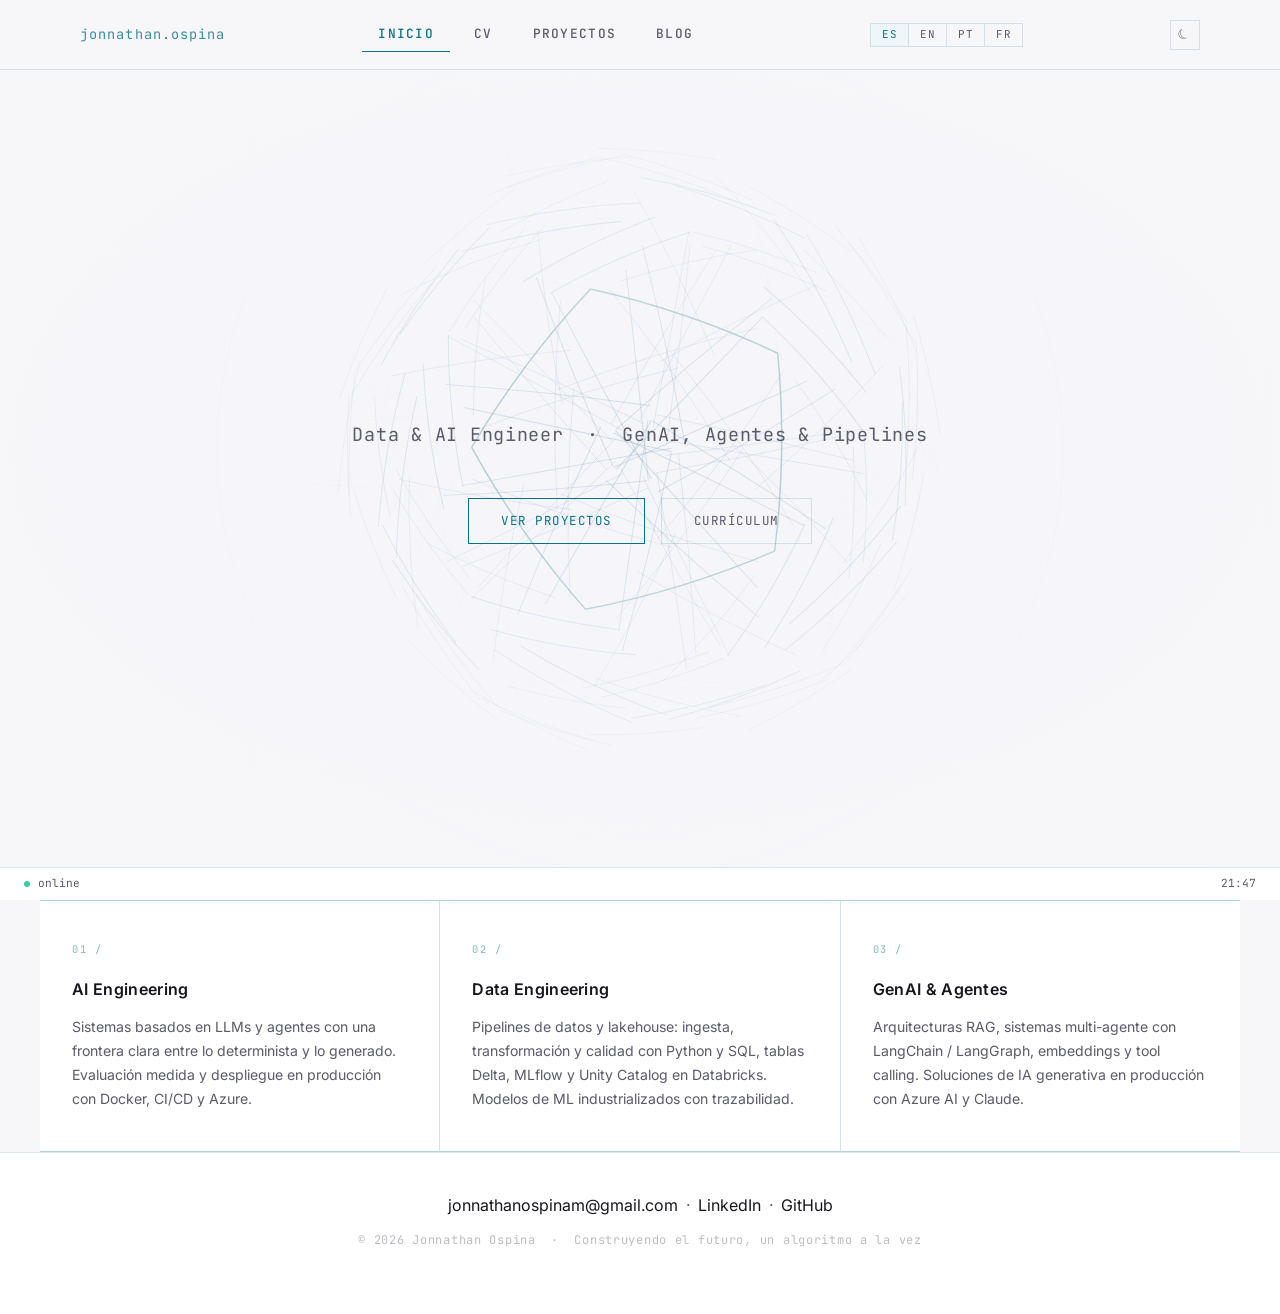
<file: index.html>
<!DOCTYPE html>
<html lang="es">
<head>
    <meta charset="UTF-8">
    <meta name="viewport" content="width=device-width, initial-scale=1.0">
    <title>Jonnathan Ospina — Data &amp; AI Engineer</title>
    <meta name="description" content="Data &amp; AI Engineer en Madrid. LLMs, sistemas de agentes, pipelines de datos y machine learning en producción. Certificado Azure AI Engineer.">
    <meta name="author" content="Jonnathan Ospina Montalvo">
    <meta name="theme-color" content="#0a0a0f">
    <script>(function(){try{var t=localStorage.getItem('theme')||(matchMedia('(prefers-color-scheme: light)').matches?'light':'dark');document.documentElement.setAttribute('data-theme',t);}catch(e){}})();</script>
    <link rel="canonical" href="https://www.jonnathanospina.com/">

    <!-- Open Graph -->
    <meta property="og:type" content="website">
    <meta property="og:url" content="https://www.jonnathanospina.com/">
    <meta property="og:title" content="Jonnathan Ospina — Data &amp; AI Engineer">
    <meta property="og:description" content="LLMs, sistemas de agentes, pipelines de datos y machine learning en producción. Certificado Azure AI Engineer.">
    <meta property="og:image" content="https://www.jonnathanospina.com/assets/og-image.png">
    <meta property="og:locale" content="es_ES">
    <meta name="twitter:card" content="summary_large_image">

    <!-- JSON-LD -->
    <script type="application/ld+json">
    {
      "@context": "https://schema.org",
      "@type": "Person",
      "name": "Jonnathan Ospina Montalvo",
      "url": "https://www.jonnathanospina.com",
      "email": "mailto:jonnathanospinam@gmail.com",
      "jobTitle": "Data & AI Engineer",
      "image": "https://www.jonnathanospina.com/assets/og-image.png",
      "address": { "@type": "PostalAddress", "addressLocality": "Madrid", "addressCountry": "ES" },
      "sameAs": [
        "https://www.linkedin.com/in/jonnathanospinam",
        "https://github.com/JonDScode"
      ],
      "knowsAbout": ["Generative AI", "LLMs", "Agent Systems", "RAG", "Machine Learning", "Data Science", "Python", "Azure AI", "MLOps"]
    }
    </script>

    <link href="https://fonts.googleapis.com/css2?family=Inter:wght@300;400;500;600;700&family=JetBrains+Mono:wght@300;400&display=swap" rel="stylesheet">
    <link rel="stylesheet" href="CSS/design-system.css">
    <style>
        /* ── HERO ── */
        .hero {
            position: relative;
            min-height: 100vh;
            display: flex;
            flex-direction: column;
            justify-content: center;
            align-items: center;
            text-align: center;
            padding: 8rem 2rem 4rem;
            overflow: hidden;
        }

        #hyperbolic-canvas {
            position: absolute;
            inset: 0;
            width: 100%;
            height: 100%;
            z-index: 0;
        }

        .hero::after {
            content: '';
            position: absolute;
            inset: 0;
            background: radial-gradient(
                ellipse 70% 60% at 50% 50%,
                rgba(10,10,15,0.55) 0%,
                rgba(10,10,15,0.82) 60%,
                rgba(10,10,15,0.97) 100%
            );
            z-index: 1;
            pointer-events: none;
        }

        :root[data-theme="light"] .hero::after {
            background: radial-gradient(
                ellipse 70% 60% at 50% 50%,
                rgba(247,247,250,0.55) 0%,
                rgba(247,247,250,0.82) 60%,
                rgba(247,247,250,0.97) 100%
            );
        }

        .hero-content { position: relative; z-index: 2; }

        .hero h2 {
            font-size: clamp(0.9rem, 2vw, 1.15rem);
            color: var(--muted);
            font-weight: 400;
            margin-bottom: 3rem;
            font-family: 'JetBrains Mono', monospace;
            letter-spacing: 0.04em;
        }

        .hero-cta {
            display: flex;
            gap: 1rem;
            justify-content: center;
            flex-wrap: wrap;
        }

        /* ── SKILLS GRID ── */
        .skills-grid {
            display: grid;
            grid-template-columns: repeat(auto-fit, minmax(260px, 1fr));
            gap: 1px;
            background: var(--border);
            max-width: 1200px;
            margin: 0 auto;
            position: relative;
            z-index: 10;
            border-top: 1px solid var(--border);
            border-bottom: 1px solid var(--border);
        }

        .skill-card {
            background: var(--surface);
            padding: 2.5rem 2rem;
            transition: background 0.25s ease;
        }

        .skill-card:hover { background: var(--elevated); }

        .skill-index {
            font-family: 'JetBrains Mono', monospace;
            font-size: 0.65rem;
            color: var(--accent);
            opacity: 0.5;
            margin-bottom: 1.2rem;
            letter-spacing: 0.15em;
        }

        .skill-title {
            font-size: 1rem;
            font-weight: 600;
            color: var(--text);
            margin-bottom: 0.8rem;
            letter-spacing: 0.02em;
        }

        .skill-description {
            font-size: 0.88rem;
            line-height: 1.7;
            color: var(--muted);
        }

        @media (max-width: 768px) {
            .hero { padding: 7rem 1.5rem 3rem; }
            .skills-grid { grid-template-columns: 1fr; }
        }
    </style>
</head>
<body>
    <!-- Navigation -->
    <header class="nav-container">
        <nav class="navbar">
            <a href="#home" class="nav-logo">jonnathan.ospina</a>
            <div class="nav-links">
                <a href="#home" class="nav-btn active" data-i18n="nav.home">Inicio</a>
                <a href="pages/cv.html" class="nav-btn" data-i18n="nav.cv">CV</a>
                <a href="pages/projects.html" class="nav-btn" data-i18n="nav.projects">Proyectos</a>
                <a href="pages/blog.html" class="nav-btn" data-i18n="nav.blog">Blog</a>
            </div>
        </nav>
    </header>

    <!-- Hero Section -->
    <section class="hero" id="home">
        <canvas id="hyperbolic-canvas"></canvas>

        <div class="hero-content">
            <h2 data-i18n="index.subtitle">Data &amp; AI Engineer &nbsp;·&nbsp; GenAI, Agentes &amp; Pipelines</h2>
            <div class="hero-cta">
                <a href="pages/projects.html" class="btn-primary" data-i18n="index.cta.projects">Ver proyectos</a>
                <a href="pages/cv.html" class="btn-ghost" data-i18n="index.cta.cv">Currículum</a>
            </div>
        </div>
    </section>

    <!-- Skills Section -->
    <div class="skills-grid" id="skills">
        <div class="skill-card">
            <div class="skill-index">01 /</div>
            <h3 class="skill-title" data-i18n="index.card1.title">AI Engineering</h3>
            <p class="skill-description" data-i18n="index.card1.desc">Sistemas basados en LLMs y agentes con una frontera clara entre lo determinista y lo generado. Evaluación medida y despliegue en producción con Docker, CI/CD y Azure.</p>
        </div>
        <div class="skill-card">
            <div class="skill-index">02 /</div>
            <h3 class="skill-title" data-i18n="index.card2.title">Data Engineering</h3>
            <p class="skill-description" data-i18n="index.card2.desc">Pipelines de datos y lakehouse: ingesta, transformación y calidad con Python y SQL, tablas Delta, MLflow y Unity Catalog en Databricks. Modelos de ML industrializados con trazabilidad.</p>
        </div>
        <div class="skill-card">
            <div class="skill-index">03 /</div>
            <h3 class="skill-title" data-i18n="index.card3.title">GenAI &amp; Agentes</h3>
            <p class="skill-description" data-i18n="index.card3.desc">Arquitecturas RAG, sistemas multi-agente con LangChain / LangGraph, embeddings y tool calling. Soluciones de IA generativa en producción con Azure AI y Claude.</p>
        </div>
    </div>

    <!-- Footer -->
    <footer class="footer">
        <p>
            <a href="mailto:jonnathanospinam@gmail.com">jonnathanospinam@gmail.com</a>
            &nbsp;·&nbsp;
            <a href="https://www.linkedin.com/in/jonnathanospinam" target="_blank" rel="noopener">LinkedIn</a>
            &nbsp;·&nbsp;
            <a href="https://github.com/JonDScode" target="_blank" rel="noopener">GitHub</a>
        </p>
        <p class="footer-mono" data-i18n="index.footer">© 2026 Jonnathan Ospina &nbsp;·&nbsp; Construyendo el futuro, un algoritmo a la vez</p>
    </footer>

    <!-- Status Bar -->
    <div class="status-bar">
        <div class="status-item">
            <div class="status-dot"></div>
            <span>online</span>
        </div>
        <div class="status-item">
            <span id="current-time"></span>
        </div>
    </div>

    <!-- Analytics: crea la cuenta en https://www.goatcounter.com con el código "jonnathanospina" y descomenta -->
    <!-- <script data-goatcounter="https://jonnathanospina.goatcounter.com/count" async src="//gc.zgo.at/count.js"></script> -->
    <script src="JS/i18n.js"></script>
    <script src="JS/theme.js"></script>
    <script>
    /* ═══════════════════════════════════════════════════════════════
       MOSAICO HIPERBÓLICO — Disco de Poincaré
       Teselado {5,4}: pentágonos hiperbólicos, 4 por vértice
       Transformaciones de Möbius para generación exacta de tiles
    ═══════════════════════════════════════════════════════════════ */
    (function () {
        const canvas = document.getElementById('hyperbolic-canvas');
        const ctx    = canvas.getContext('2d');
        let W, H, R, cx, cy, t = 0;

        const mul  = ([ar,ai],[br,bi]) => [ar*br-ai*bi, ar*bi+ai*br];
        const sub  = ([ar,ai],[br,bi]) => [ar-br, ai-bi];
        const div  = ([ar,ai],[br,bi]) => { const d=br*br+bi*bi; return [(ar*br+ai*bi)/d,(ai*br-ar*bi)/d]; };
        const mod2 = ([r,i]) => r*r+i*i;
        const conj = ([r,i]) => [r,-i];
        const scale= ([r,i],s) => [r*s, i*s];

        function mobius(z, a) { return div(sub(z, a), sub([1,0], mul(conj(a), z))); }

        function diskRotate([x,y], theta) {
            return [x*Math.cos(theta)-y*Math.sin(theta), x*Math.sin(theta)+y*Math.cos(theta)];
        }

        function drawGeodesic(p1, p2, strokeColor, lineW) {
            const [x1,y1] = p1, [x2,y2] = p2;
            if (x1*x1+y1*y1 < 1e-9 || x2*x2+y2*y2 < 1e-9) {
                ctx.beginPath(); ctx.moveTo(cx+x1*R,cy+y1*R); ctx.lineTo(cx+x2*R,cy+y2*R);
                ctx.strokeStyle=strokeColor; ctx.lineWidth=lineW; ctx.stroke(); return;
            }
            const ma2=x1*x1+y1*y1, mb2=x2*x2+y2*y2;
            const ex=x1*(1+mb2)-x2*(1+ma2), ey=y1*(1+mb2)-y2*(1+ma2);
            const f=2*(x1*y2-y1*x2);
            if (Math.abs(f) < 1e-9) {
                ctx.beginPath(); ctx.moveTo(cx+x1*R,cy+y1*R); ctx.lineTo(cx+x2*R,cy+y2*R);
                ctx.strokeStyle=strokeColor; ctx.lineWidth=lineW; ctx.stroke(); return;
            }
            const ox=ey/f, oy=-ex/f;
            const rr=Math.sqrt((x1-ox)*(x1-ox)+(y1-oy)*(y1-oy));
            const a1=Math.atan2(y1-oy,x1-ox), a2=Math.atan2(y2-oy,x2-ox);
            let diff=a2-a1;
            while(diff>Math.PI) diff-=Math.PI*2;
            while(diff<-Math.PI) diff+=Math.PI*2;
            ctx.beginPath(); ctx.arc(cx+ox*R,cy+oy*R,rr*R,a1,a2,diff<0);
            ctx.strokeStyle=strokeColor; ctx.lineWidth=lineW; ctx.stroke();
        }

        const P=5, Q=4;
        const TILE_R=Math.sqrt(Math.cos(Math.PI/P+Math.PI/Q)/Math.cos(Math.PI/P-Math.PI/Q));

        function tileVertices(center, rotAngle) {
            const [cx_t,cy_t]=center, verts=[];
            for(let k=0;k<P;k++){
                const a=rotAngle+(2*Math.PI*k/P)+Math.PI/P;
                verts.push(mobius([TILE_R*Math.cos(a),TILE_R*Math.sin(a)],[-cx_t,-cy_t]));
            }
            return verts;
        }

        function drawTile(center,rotAngle,color,alpha,lw){
            const verts=tileVertices(center,rotAngle);
            ctx.save(); ctx.globalAlpha=alpha;
            for(let i=0;i<P;i++) drawGeodesic(verts[i],verts[(i+1)%P],color,lw);
            ctx.restore();
        }

        const STEP=2*TILE_R/(1+TILE_R*TILE_R);

        function generateTiles(depth){
            const seen=new Map(), EPS=1e-4;
            const key=([x,y])=>`${Math.round(x/EPS)},${Math.round(y/EPS)}`;
            const tiles=[], queue=[{c:[0,0],rot:0,d:0}];
            seen.set(key([0,0]),true);
            while(queue.length){
                const{c,rot,d}=queue.shift();
                tiles.push({c,rot});
                if(d>=depth) continue;
                for(let k=0;k<P;k++){
                    const edgeAngle=rot+(2*Math.PI*k/P)+Math.PI/P;
                    const dir=[Math.cos(edgeAngle),Math.sin(edgeAngle)];
                    const nc=mobius(scale(dir,STEP),scale(c,-1));
                    if(mod2(nc)>=0.97) continue;
                    const k2=key(nc);
                    if(!seen.has(k2)){ seen.set(k2,true); queue.push({c:nc,rot:edgeAngle+Math.PI-Math.PI/P,d:d+1}); }
                }
            }
            return tiles;
        }

        const TILES=generateTiles(4);

        function init(){
            canvas.width=canvas.offsetWidth; canvas.height=canvas.offsetHeight;
            W=canvas.width; H=canvas.height;
            R=Math.min(W,H)*0.47; cx=W/2; cy=H/2;
        }

        function frame(){
            t+=0.004;
            ctx.clearRect(0,0,W,H);
            ctx.fillStyle='#0a0a0f'; ctx.fillRect(0,0,W,H);
            ctx.save(); ctx.beginPath(); ctx.arc(cx,cy,R,0,Math.PI*2); ctx.clip();
            TILES.forEach(({c,rot})=>{
                const dist=Math.sqrt(mod2(c));
                const alpha=Math.pow(1-dist,1.4)*0.6;
                if(alpha<0.03) return;
                const r_v=Math.round(110+(167-110)*dist), g_v=Math.round(231+(139-231)*dist), b_v=Math.round(247+(250-247)*dist);
                drawTile(diskRotate(c,t*0.12),rot+t*0.12,`rgb(${r_v},${g_v},${b_v})`,alpha,(1-dist)*1.2+0.3);
            });
            ctx.restore();
            ctx.beginPath(); ctx.arc(cx,cy,R,0,Math.PI*2);
            ctx.strokeStyle='rgba(110,231,247,0.12)'; ctx.lineWidth=1; ctx.stroke();
            const grad=ctx.createRadialGradient(cx,cy,R*0.6,cx,cy,R);
            grad.addColorStop(0,'rgba(10,10,15,0)'); grad.addColorStop(1,'rgba(10,10,15,0.75)');
            ctx.beginPath(); ctx.arc(cx,cy,R,0,Math.PI*2); ctx.fillStyle=grad; ctx.fill();
            requestAnimationFrame(frame);
        }

        window.addEventListener('resize',init); init(); frame();
    })();

    function updateTime(){
        const el=document.getElementById('current-time');
        if(!el) return;
        el.textContent=new Date().toLocaleTimeString('es-ES',{hour12:false,hour:'2-digit',minute:'2-digit'});
    }
    updateTime(); setInterval(updateTime,60000);
    </script>
</body>
</html>
</file>
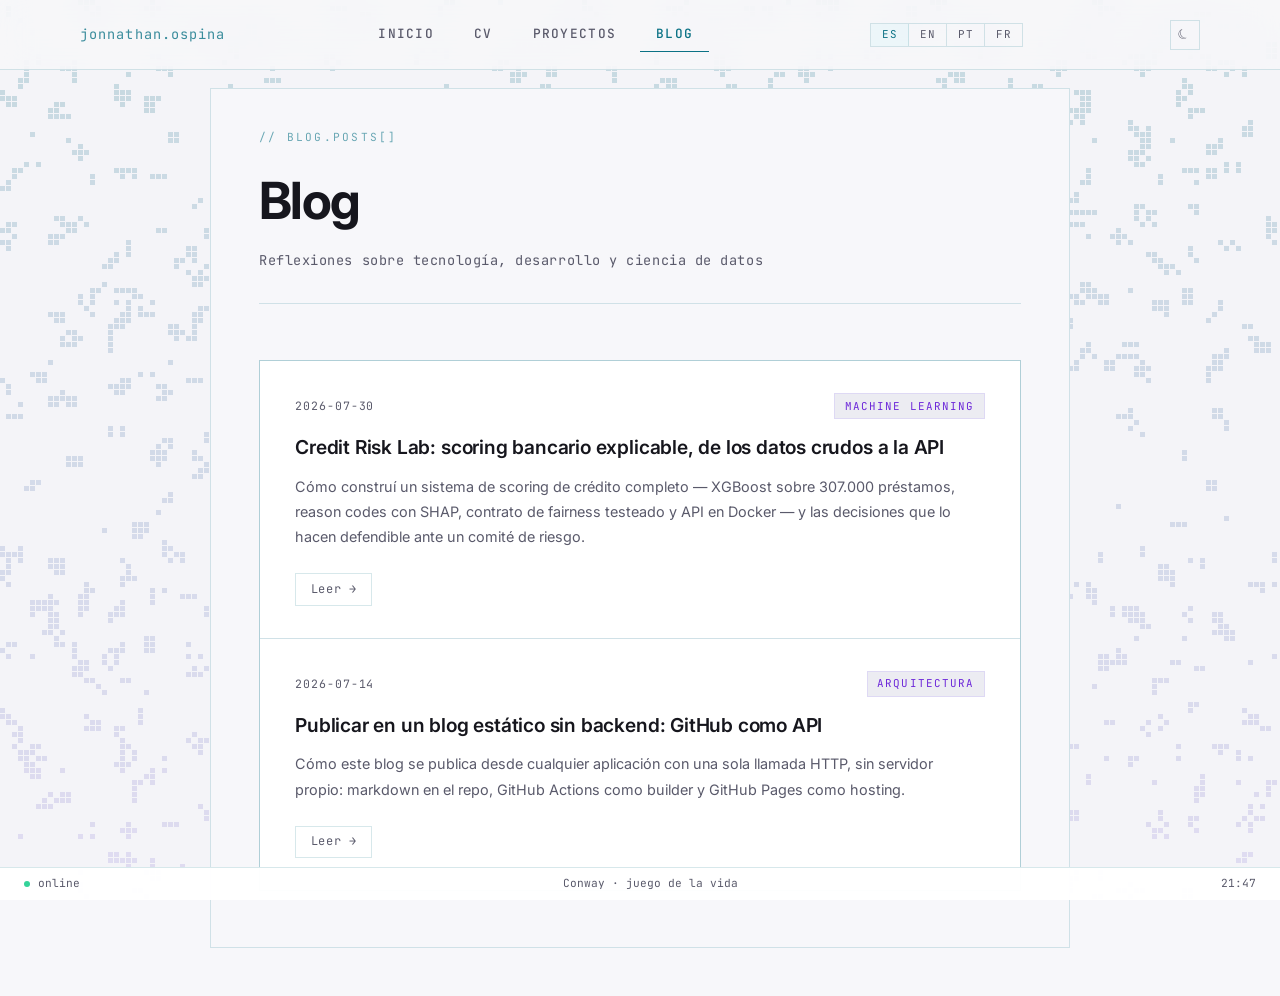
<file: pages/blog.html>
<!DOCTYPE html>
<html lang="es">
<head>
    <meta charset="UTF-8">
    <meta name="viewport" content="width=device-width, initial-scale=1.0">
    <title>Blog — Jonnathan Ospina · IA y Ciencia de Datos</title>
    <meta name="description" content="Artículos sobre inteligencia artificial, LLMs, agentes y ciencia de datos, escritos desde proyectos reales.">
    <meta name="author" content="Jonnathan Ospina Montalvo">
    <meta name="theme-color" content="#0a0a0f">
    <script>(function(){try{var t=localStorage.getItem('theme')||(matchMedia('(prefers-color-scheme: light)').matches?'light':'dark');document.documentElement.setAttribute('data-theme',t);}catch(e){}})();</script>
    <link rel="canonical" href="https://www.jonnathanospina.com/pages/blog.html">
    <meta property="og:type" content="website">
    <meta property="og:url" content="https://www.jonnathanospina.com/pages/blog.html">
    <meta property="og:title" content="Blog — Jonnathan Ospina · IA y Ciencia de Datos">
    <meta property="og:description" content="Artículos sobre inteligencia artificial, LLMs, agentes y ciencia de datos, escritos desde proyectos reales.">
    <meta property="og:image" content="https://www.jonnathanospina.com/assets/og-image.png">
    <meta property="og:locale" content="es_ES">
    <meta name="twitter:card" content="summary_large_image">
    <link href="https://fonts.googleapis.com/css2?family=Inter:wght@300;400;500;600;700&family=JetBrains+Mono:wght@300;400&display=swap" rel="stylesheet">
    <link rel="stylesheet" href="../CSS/design-system.css">
    <style>
        /* ── MAIN CONTAINER ── */
        /* Lienzo sólido entre la animación del canvas y el texto (legibilidad) */
        .main-container {
            max-width: 860px;
            margin: 5.5rem auto 3rem;
            padding: 2.5rem 3rem 3.5rem;
            position: relative;
            z-index: 10;
            background: var(--bg);
            border: 1px solid var(--border);
        }

        /* ── COMING SOON BANNER ── */
        .coming-soon {
            padding: 2.5rem;
            background: var(--surface);
            border: 1px solid var(--border);
            margin-bottom: 3rem;
            border-left: 3px solid var(--accent);
        }
        .coming-soon h2 {
            font-family: 'JetBrains Mono', monospace;
            font-size: 0.72rem;
            color: var(--accent);
            letter-spacing: 0.2em;
            text-transform: uppercase;
            opacity: 0.7;
            margin-bottom: 0.8rem;
        }
        .coming-soon p { color: var(--muted); font-size: 0.9rem; line-height: 1.8; }

        /* ── BLOG POSTS ── */
        .blog-posts {
            display: flex;
            flex-direction: column;
            gap: 1px;
            background: var(--border);
            border: 1px solid var(--border);
        }

        .blog-post {
            background: var(--surface);
            padding: 2rem 2.2rem;
            transition: background 0.25s;
        }

        .blog-post:hover { background: var(--elevated); }

        .post-meta {
            display: flex;
            justify-content: space-between;
            align-items: center;
            margin-bottom: 1rem;
            flex-wrap: wrap;
            gap: 0.5rem;
        }
        .post-date {
            font-family: 'JetBrains Mono', monospace;
            font-size: 0.72rem;
            color: var(--muted);
            letter-spacing: 0.08em;
        }
        .post-category {
            font-family: 'JetBrains Mono', monospace;
            font-size: 0.68rem;
            color: var(--accent2);
            letter-spacing: 0.1em;
            text-transform: uppercase;
            background: var(--elevated);
            border: 1px solid rgba(167, 139, 250, 0.2);
            padding: 0.2rem 0.6rem;
        }
        .post-title {
            font-size: 1.2rem;
            font-weight: 600;
            color: var(--text);
            margin-bottom: 0.8rem;
            letter-spacing: -0.01em;
            line-height: 1.35;
        }
        .post-excerpt {
            color: var(--muted);
            font-size: 0.9rem;
            line-height: 1.75;
            margin-bottom: 1.5rem;
        }
        .read-more {
            font-family: 'JetBrains Mono', monospace;
            font-size: 0.75rem;
            color: var(--muted);
            text-decoration: none;
            border: 1px solid var(--border);
            padding: 0.35rem 0.9rem;
            display: inline-block;
            transition: all 0.2s;
            background: transparent;
            letter-spacing: 0.06em;
        }
        .read-more:hover { color: var(--accent); border-color: rgba(110, 231, 247, 0.3); }

        @media (max-width: 768px) {
            .main-container { padding: 6rem 1.2rem 4rem; }
            .post-title { font-size: 1.05rem; }
            .post-meta { flex-direction: column; align-items: flex-start; }
        }
    </style>
</head>
<body>
    <canvas id="bg-canvas"></canvas>

    <!-- Navigation -->
    <header class="nav-container">
        <nav class="navbar">
            <a href="../index.html" class="nav-logo">jonnathan.ospina</a>
            <div class="nav-links">
                <a href="../index.html" class="nav-btn" data-i18n="nav.home">Inicio</a>
                <a href="cv.html" class="nav-btn" data-i18n="nav.cv">CV</a>
                <a href="projects.html" class="nav-btn" data-i18n="nav.projects">Proyectos</a>
                <a href="blog.html" class="nav-btn active" data-i18n="nav.blog">Blog</a>
            </div>
        </nav>
    </header>

    <main class="main-container">
        <div class="page-header">
            <div class="page-header-label" data-i18n="blog.label">// blog.posts[]</div>
            <h1 data-i18n="blog.title">Blog</h1>
            <p class="subtitle" data-i18n="blog.subtitle">Thoughts on technology, development, and data science</p>
        </div>

        <div class="blog-posts">
            <!-- POSTS:START -->
            <article class="blog-post">
                <div class="post-meta">
                    <span class="post-date">2026-07-30</span>
                    <span class="post-category">Machine Learning</span>
                </div>
                <h2 class="post-title" data-i18n="blog.post.credit-risk-lab.title">Credit Risk Lab: scoring bancario explicable, de los datos crudos a la API</h2>
                <p class="post-excerpt" data-i18n="blog.post.credit-risk-lab.desc">Cómo construí un sistema de scoring de crédito completo — XGBoost sobre 307.000 préstamos, reason codes con SHAP, contrato de fairness testeado y API en Docker — y las decisiones que lo hacen defendible ante un comité de riesgo.</p>
                <a href="blog/credit-risk-lab.html" class="read-more" data-i18n="blog.readmore">Leer &rarr;</a>
            </article>

            <article class="blog-post">
                <div class="post-meta">
                    <span class="post-date">2026-07-14</span>
                    <span class="post-category">Arquitectura</span>
                </div>
                <h2 class="post-title" data-i18n="blog.post.publicar-sin-backend.title">Publicar en un blog estático sin backend: GitHub como API</h2>
                <p class="post-excerpt" data-i18n="blog.post.publicar-sin-backend.desc">Cómo este blog se publica desde cualquier aplicación con una sola llamada HTTP, sin servidor propio: markdown en el repo, GitHub Actions como builder y GitHub Pages como hosting.</p>
                <a href="blog/publicar-sin-backend.html" class="read-more" data-i18n="blog.readmore">Leer &rarr;</a>
            </article>
<!-- POSTS:END -->
        </div>
    </main>

    <!-- Status Bar -->
    <div class="status-bar">
        <div class="status-item">
            <div class="status-dot"></div>
            <span>online</span>
        </div>
        <div class="status-item">
            <span data-i18n="status.conway">Conway · juego de la vida</span>
        </div>
        <div class="status-item">
            <span id="current-time"></span>
        </div>
    </div>

    <!-- Analytics: crea la cuenta en https://www.goatcounter.com con el código "jonnathanospina" y descomenta -->
    <!-- <script data-goatcounter="https://jonnathanospina.goatcounter.com/count" async src="//gc.zgo.at/count.js"></script> -->
    <script src="../JS/i18n.js"></script>
    <script src="../JS/blog-i18n.js"></script>
    <script src="../JS/theme.js"></script>
    <script>
    /* ── Juego de la Vida de Conway (fondo sutil) ── */
    (function(){
        const canvas=document.getElementById('bg-canvas');
        const ctx=canvas.getContext('2d');
        let W,H,cols,rows,grid,gen=0;
        const CELL=6,DENSITY=0.14,RESEED_EVERY=500;
        function seed(){
            grid=new Uint8Array(cols*rows);
            for(let i=0;i<grid.length;i++) grid[i]=Math.random()<DENSITY?1:0;
            gen=0;
        }
        function init(){
            canvas.width=window.innerWidth;canvas.height=window.innerHeight;
            W=canvas.width;H=canvas.height;
            cols=Math.floor(W/CELL);rows=Math.floor(H/CELL);
            ctx.fillStyle='#0a0a0f';ctx.fillRect(0,0,W,H);
            seed();
        }
        function step(){
            const next=new Uint8Array(cols*rows);
            let alive=0;
            for(let y=0;y<rows;y++){
                const yu=((y-1+rows)%rows)*cols, yc=y*cols, yd=((y+1)%rows)*cols;
                for(let x=0;x<cols;x++){
                    const xl=(x-1+cols)%cols, xr=(x+1)%cols;
                    const n=grid[yu+xl]+grid[yu+x]+grid[yu+xr]
                           +grid[yc+xl]           +grid[yc+xr]
                           +grid[yd+xl]+grid[yd+x]+grid[yd+xr];
                    const cell=grid[yc+x];
                    next[yc+x]=(cell===1&&(n===2||n===3))||(cell===0&&n===3)?1:0;
                    alive+=next[yc+x];
                }
            }
            grid=next;gen++;
            // Re-siembra cuando el mundo se estanca o se vacía
            if(gen>=RESEED_EVERY||alive<cols*rows*0.01) seed();
        }
        function draw(){
            ctx.fillStyle='rgba(10,10,15,0.32)';ctx.fillRect(0,0,W,H);
            for(let y=0;y<rows;y++){
                const p=y/rows;
                const rv=Math.round(110+(167-110)*p),gv=Math.round(231+(139-231)*p);
                ctx.fillStyle=`rgba(${rv},${gv},247,0.16)`;
                for(let x=0;x<cols;x++){
                    if(grid[y*cols+x]) ctx.fillRect(x*CELL,y*CELL,CELL-1,CELL-1);
                }
            }
        }
        let last=0;
        function frame(ts){if(ts-last>120){step();draw();last=ts;}requestAnimationFrame(frame);}
        window.addEventListener('resize',init);init();requestAnimationFrame(frame);
    })();
    function updateTime(){const el=document.getElementById('current-time');if(el)el.textContent=new Date().toLocaleTimeString('es-ES',{hour12:false,hour:'2-digit',minute:'2-digit'});}
    updateTime();setInterval(updateTime,60000);
    </script>
</body>
</html>
</file>
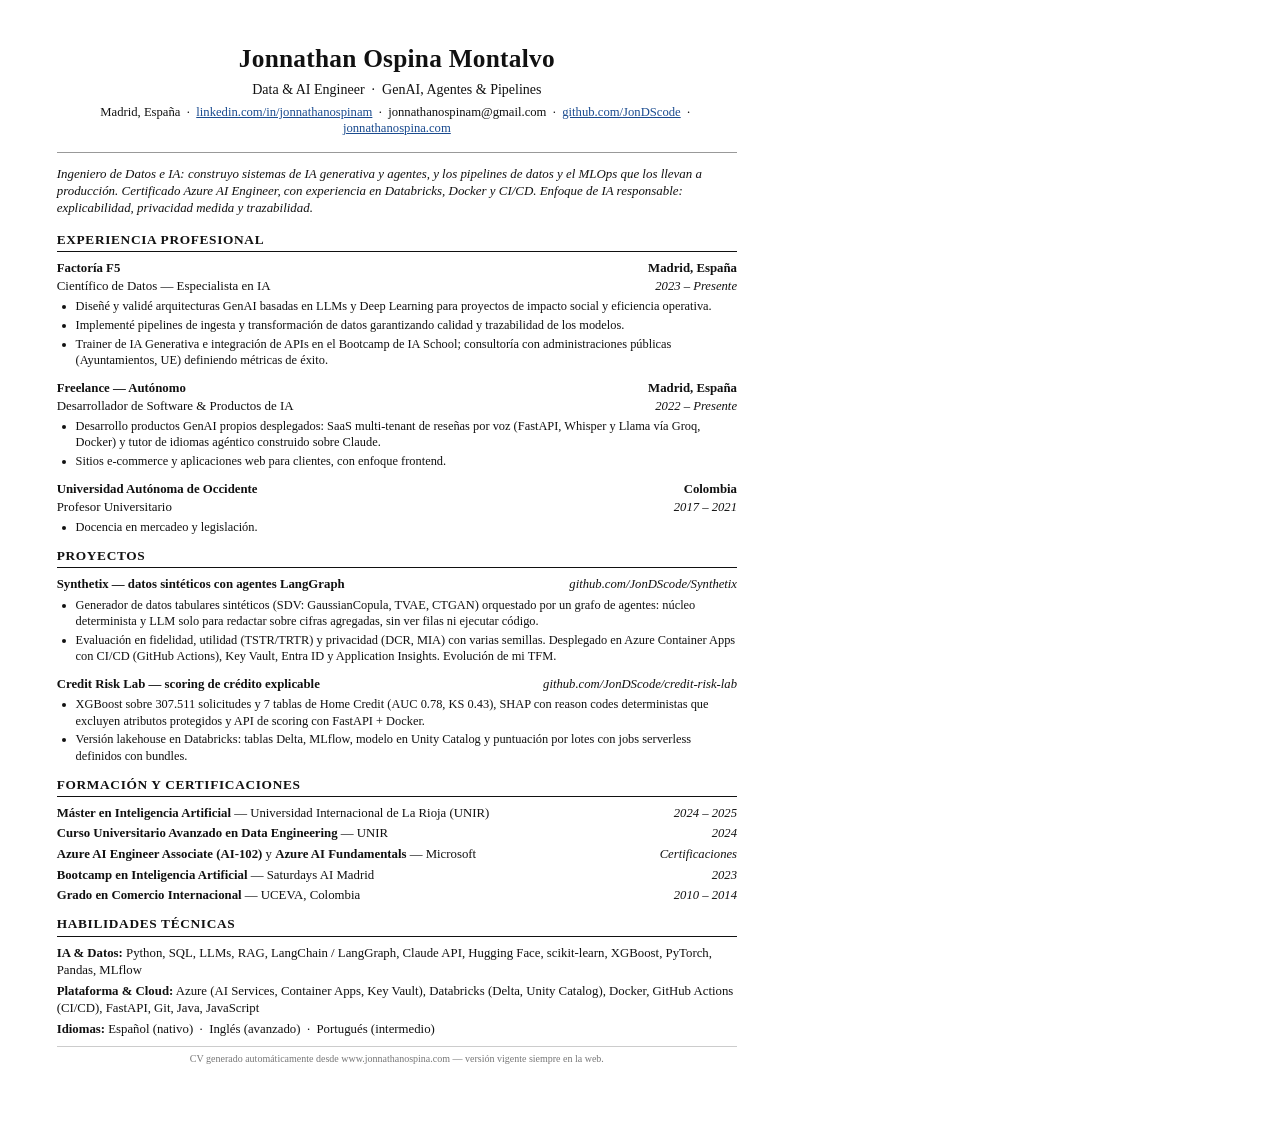
<file: pages/cv-print.html>
<!DOCTYPE html>
<html lang="es">
<head>
    <meta charset="UTF-8">
    <title>CV — Jonnathan Ospina Montalvo</title>
    <!--
      Documento fuente del PDF del CV (Action cv-pdf.yml).
      Un folio A4, sobrio. No se enlaza desde la web: solo existe para imprimirse.
    -->
    <style>
        @page { size: A4; margin: 0; }
        * { margin: 0; padding: 0; box-sizing: border-box; }
        html, body { background: #fff; }
        body {
            font-family: Georgia, 'Times New Roman', serif;
            color: #111;
            font-size: 9.6pt;
            line-height: 1.32;
            width: 210mm;
            min-height: 297mm;
            padding: 11mm 15mm 7mm;
        }
        a { color: #111; text-decoration: none; }
        .contact a { color: #1a4b8f; text-decoration: underline; }

        header { text-align: center; margin-bottom: 4mm; }
        h1 { font-size: 19pt; font-weight: bold; letter-spacing: 0.01em; margin-bottom: 1.5mm; }
        .headline { font-size: 10.5pt; margin-bottom: 1.2mm; }
        .contact { font-size: 9.5pt; }

        .summary {
            font-style: italic;
            font-size: 9.7pt;
            border-top: 1px solid #999;
            padding-top: 3mm;
            margin-bottom: 4mm;
        }

        h2 {
            font-size: 10pt;
            font-weight: bold;
            letter-spacing: 0.05em;
            border-bottom: 1.5px solid #111;
            padding-bottom: 0.8mm;
            margin: 3mm 0 2mm;
        }

        .row { display: flex; justify-content: space-between; align-items: baseline; }
        .org { font-weight: bold; }
        .where { font-weight: bold; }
        .role { font-size: 9.7pt; }
        .dates { font-style: italic; font-size: 9.5pt; }

        ul { margin: 1mm 0 3mm 5mm; }
        li { margin-bottom: 0.6mm; font-size: 9.3pt; }

        .edu-line { display: flex; justify-content: space-between; font-size: 9.6pt; margin-bottom: 1mm; }
        .edu-line .what strong { font-weight: bold; }

        .inline-list { font-size: 9.6pt; margin-bottom: 1.2mm; }
        .inline-list strong { font-weight: bold; }

        footer {
            margin-top: 2mm;
            padding-top: 1.5mm;
            border-top: 1px solid #ccc;
            font-size: 7.5pt;
            color: #777;
            text-align: center;
        }
    </style>
</head>
<body>
    <header>
        <h1>Jonnathan Ospina Montalvo</h1>
        <p class="headline">Data &amp; AI Engineer &nbsp;·&nbsp; GenAI, Agentes &amp; Pipelines</p>
        <p class="contact">Madrid, España &nbsp;·&nbsp; <a href="https://www.linkedin.com/in/jonnathanospinam">linkedin.com/in/jonnathanospinam</a> &nbsp;·&nbsp; jonnathanospinam@gmail.com &nbsp;·&nbsp; <a href="https://github.com/JonDScode">github.com/JonDScode</a> &nbsp;·&nbsp; <a href="https://www.jonnathanospina.com">jonnathanospina.com</a></p>
    </header>

    <p class="summary">Ingeniero de Datos e IA: construyo sistemas de IA generativa y agentes, y los pipelines de datos y el MLOps que los llevan a producción. Certificado Azure AI Engineer, con experiencia en Databricks, Docker y CI/CD. Enfoque de IA responsable: explicabilidad, privacidad medida y trazabilidad.</p>

    <h2>EXPERIENCIA PROFESIONAL</h2>

    <div class="row"><span class="org">Factoría F5</span><span class="where">Madrid, España</span></div>
    <div class="row"><span class="role">Científico de Datos — Especialista en IA</span><span class="dates">2023 – Presente</span></div>
    <ul>
        <li>Diseñé y validé arquitecturas GenAI basadas en LLMs y Deep Learning para proyectos de impacto social y eficiencia operativa.</li>
        <li>Implementé pipelines de ingesta y transformación de datos garantizando calidad y trazabilidad de los modelos.</li>
        <li>Trainer de IA Generativa e integración de APIs en el Bootcamp de IA School; consultoría con administraciones públicas (Ayuntamientos, UE) definiendo métricas de éxito.</li>
    </ul>

    <div class="row"><span class="org">Freelance — Autónomo</span><span class="where">Madrid, España</span></div>
    <div class="row"><span class="role">Desarrollador de Software &amp; Productos de IA</span><span class="dates">2022 – Presente</span></div>
    <ul>
        <li>Desarrollo productos GenAI propios desplegados: SaaS multi-tenant de reseñas por voz (FastAPI, Whisper y Llama vía Groq, Docker) y tutor de idiomas agéntico construido sobre Claude.</li>
        <li>Sitios e-commerce y aplicaciones web para clientes, con enfoque frontend.</li>
    </ul>

    <div class="row"><span class="org">Universidad Autónoma de Occidente</span><span class="where">Colombia</span></div>
    <div class="row"><span class="role">Profesor Universitario</span><span class="dates">2017 – 2021</span></div>
    <ul>
        <li>Docencia en mercadeo y legislación.</li>
    </ul>

    <h2>PROYECTOS</h2>
    <div class="row"><span class="org"><a href="https://github.com/JonDScode/Synthetix">Synthetix</a> — datos sintéticos con agentes LangGraph</span><span class="dates">github.com/JonDScode/Synthetix</span></div>
    <ul>
        <li>Generador de datos tabulares sintéticos (SDV: GaussianCopula, TVAE, CTGAN) orquestado por un grafo de agentes: núcleo determinista y LLM solo para redactar sobre cifras agregadas, sin ver filas ni ejecutar código.</li>
        <li>Evaluación en fidelidad, utilidad (TSTR/TRTR) y privacidad (DCR, MIA) con varias semillas. Desplegado en Azure Container Apps con CI/CD (GitHub Actions), Key Vault, Entra ID y Application Insights. Evolución de mi TFM.</li>
    </ul>
    <div class="row"><span class="org"><a href="https://github.com/JonDScode/credit-risk-lab">Credit Risk Lab</a> — scoring de crédito explicable</span><span class="dates">github.com/JonDScode/credit-risk-lab</span></div>
    <ul>
        <li>XGBoost sobre 307.511 solicitudes y 7 tablas de Home Credit (AUC 0.78, KS 0.43), SHAP con reason codes deterministas que excluyen atributos protegidos y API de scoring con FastAPI + Docker.</li>
        <li>Versión lakehouse en Databricks: tablas Delta, MLflow, modelo en Unity Catalog y puntuación por lotes con jobs serverless definidos con bundles.</li>
    </ul>

    <h2>FORMACIÓN Y CERTIFICACIONES</h2>
    <div class="edu-line"><span class="what"><strong>Máster en Inteligencia Artificial</strong> — Universidad Internacional de La Rioja (UNIR)</span><span class="dates">2024 – 2025</span></div>
    <div class="edu-line"><span class="what"><strong>Curso Universitario Avanzado en Data Engineering</strong> — UNIR</span><span class="dates">2024</span></div>
    <div class="edu-line"><span class="what"><strong>Azure AI Engineer Associate (AI-102)</strong> y <strong>Azure AI Fundamentals</strong> — Microsoft</span><span class="dates">Certificaciones</span></div>
    <div class="edu-line"><span class="what"><strong>Bootcamp en Inteligencia Artificial</strong> — Saturdays AI Madrid</span><span class="dates">2023</span></div>
    <div class="edu-line"><span class="what"><strong>Grado en Comercio Internacional</strong> — UCEVA, Colombia</span><span class="dates">2010 – 2014</span></div>

    <h2>HABILIDADES TÉCNICAS</h2>
    <p class="inline-list"><strong>IA &amp; Datos:</strong> Python, SQL, LLMs, RAG, LangChain / LangGraph, Claude API, Hugging Face, scikit-learn, XGBoost, PyTorch, Pandas, MLflow</p>
    <p class="inline-list"><strong>Plataforma &amp; Cloud:</strong> Azure (AI Services, Container Apps, Key Vault), Databricks (Delta, Unity Catalog), Docker, GitHub Actions (CI/CD), FastAPI, Git, Java, JavaScript</p>
    <p class="inline-list"><strong>Idiomas:</strong> Español (nativo) &nbsp;·&nbsp; Inglés (avanzado) &nbsp;·&nbsp; Portugués (intermedio)</p>

    <footer>CV generado automáticamente desde www.jonnathanospina.com — versión vigente siempre en la web.</footer>
</body>
</html>
</file>
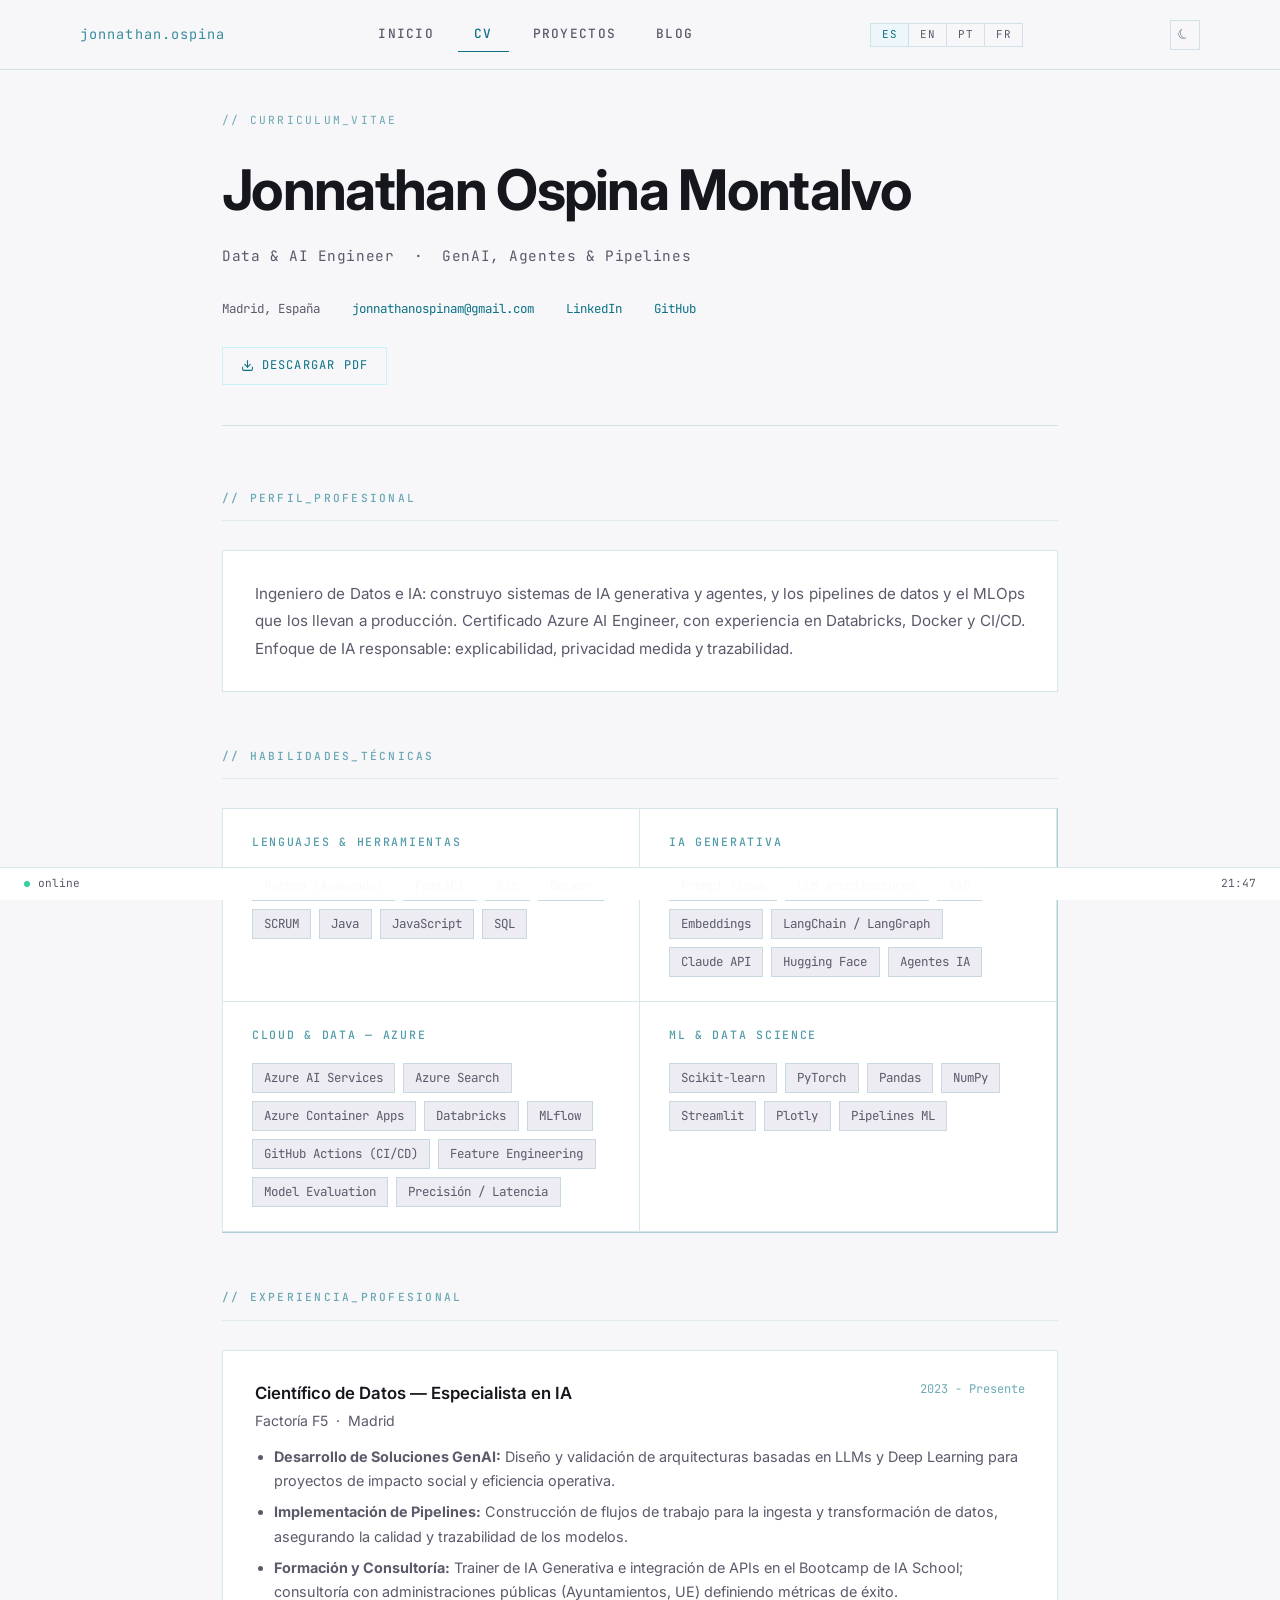
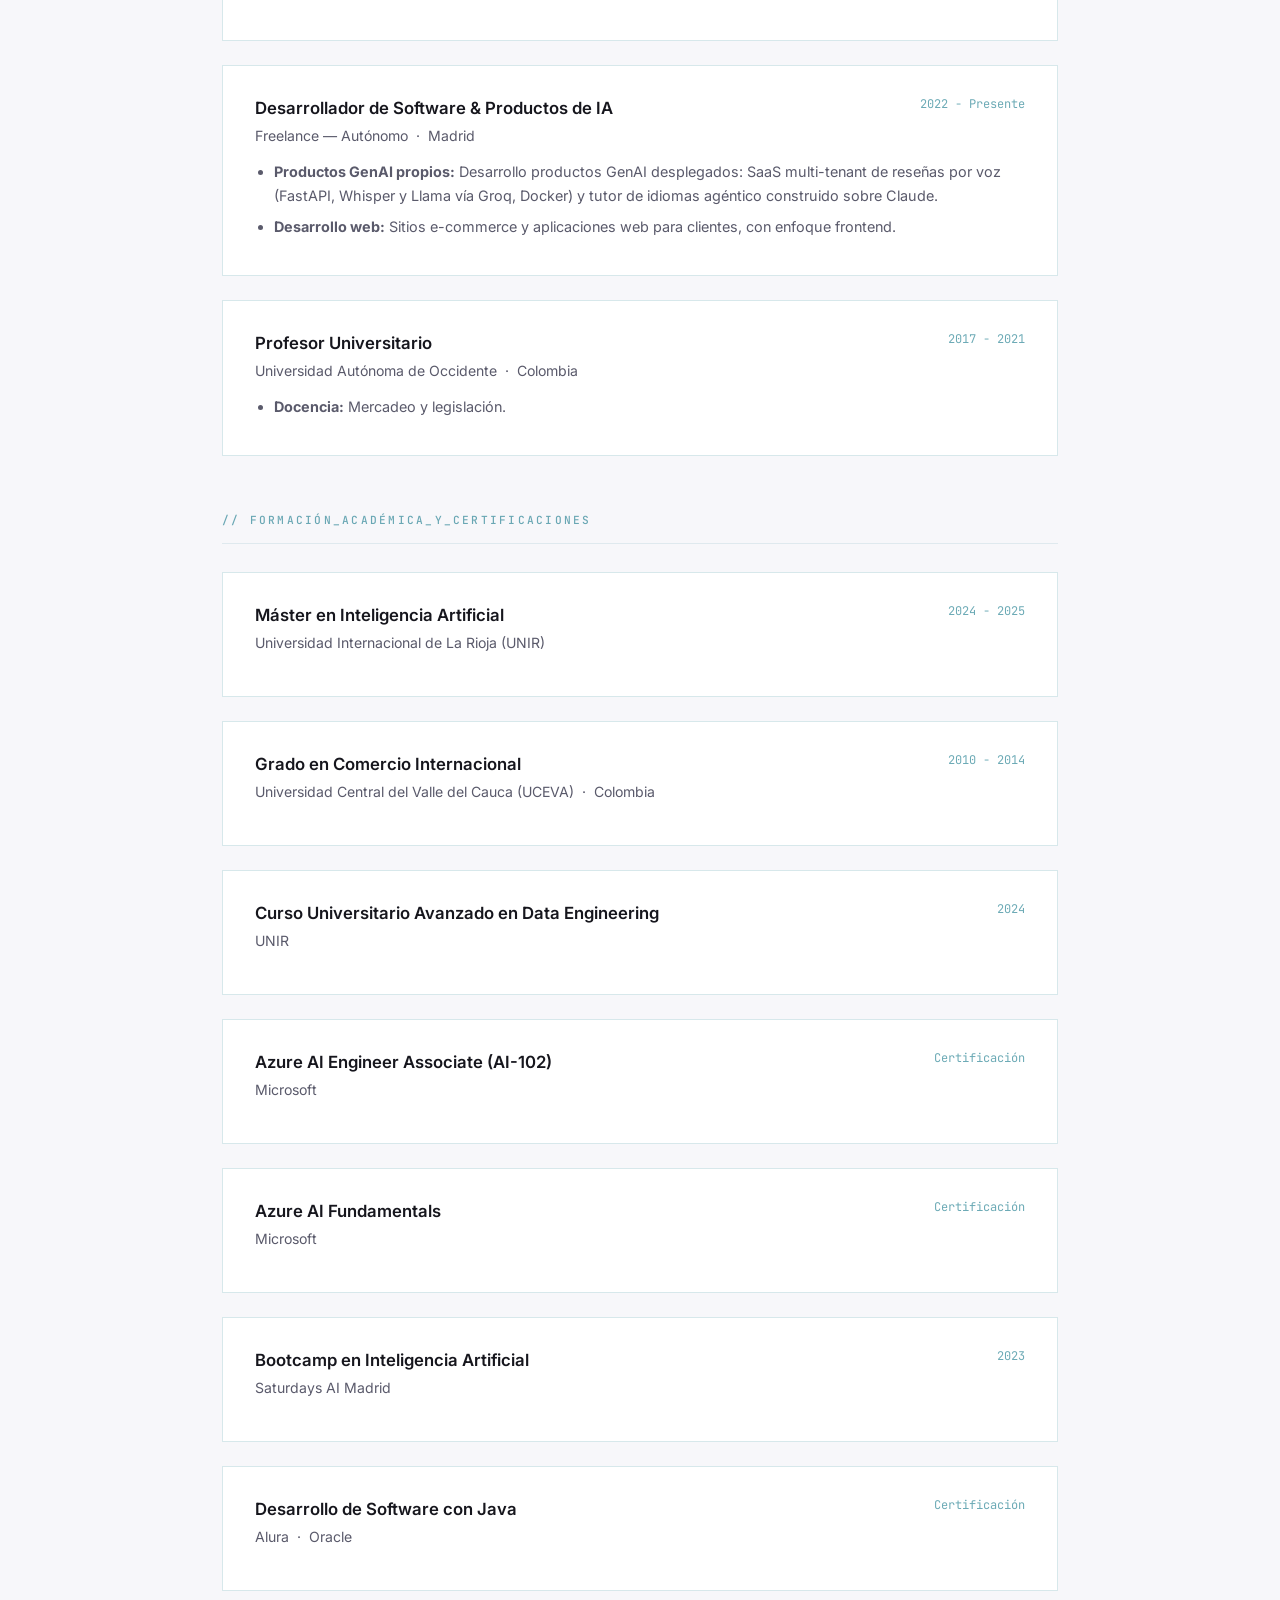
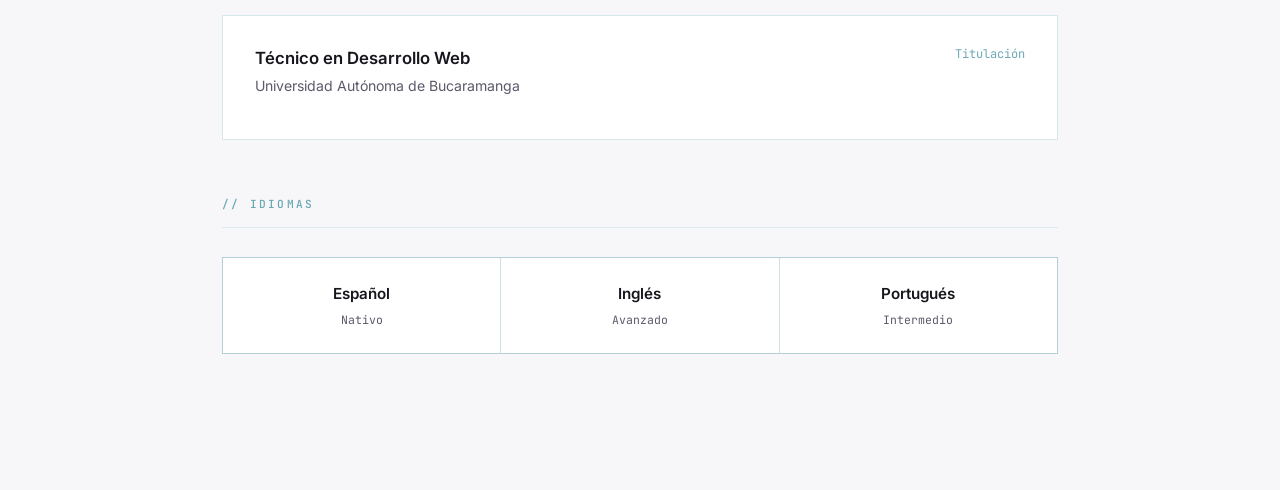
<file: pages/cv.html>
<!DOCTYPE html>
<html lang="es">
<head>
    <meta charset="UTF-8">
    <meta name="viewport" content="width=device-width, initial-scale=1.0">
    <title>CV — Jonnathan Ospina · Data &amp; AI Engineer</title>
    <meta name="description" content="Currículum de Jonnathan Ospina: Data &amp; AI Engineer en Madrid. LLMs, agentes, pipelines de datos, Databricks y Azure. Descargable en PDF.">
    <meta name="author" content="Jonnathan Ospina Montalvo">
    <meta name="theme-color" content="#0a0a0f">
    <script>(function(){try{var t=localStorage.getItem('theme')||(matchMedia('(prefers-color-scheme: light)').matches?'light':'dark');document.documentElement.setAttribute('data-theme',t);}catch(e){}})();</script>
    <link rel="canonical" href="https://www.jonnathanospina.com/pages/cv.html">
    <meta property="og:type" content="profile">
    <meta property="og:url" content="https://www.jonnathanospina.com/pages/cv.html">
    <meta property="og:title" content="CV — Jonnathan Ospina · Data &amp; AI Engineer">
    <meta property="og:description" content="LLMs, agentes, pipelines de datos, Databricks y Azure. Currículum completo, descargable en PDF.">
    <meta property="og:image" content="https://www.jonnathanospina.com/assets/og-image.png">
    <meta property="og:locale" content="es_ES">
    <meta name="twitter:card" content="summary_large_image">
    <link href="https://fonts.googleapis.com/css2?family=Inter:wght@300;400;500;600;700&family=JetBrains+Mono:wght@300;400&display=swap" rel="stylesheet">
    <link rel="stylesheet" href="../CSS/design-system.css">
    <style>
        /* ── CV CONTAINER ── */
        .cv-container {
            max-width: 900px;
            margin: 0 auto;
            padding: 7rem 2rem 5rem;
            position: relative;
            z-index: 10;
        }

        /* ── CV HEADER ── */
        .cv-header {
            margin-bottom: 4rem;
            padding-bottom: 2.5rem;
            border-bottom: 1px solid var(--border);
        }
        .cv-header-label {
            font-family: 'JetBrains Mono', monospace;
            font-size: 0.7rem;
            color: var(--accent);
            letter-spacing: 0.2em;
            text-transform: uppercase;
            opacity: 0.6;
            margin-bottom: 1rem;
        }
        .cv-header h1 {
            font-size: clamp(2.2rem, 5vw, 3.5rem);
            font-weight: 700;
            letter-spacing: -0.03em;
            color: var(--text);
            margin-bottom: 0.5rem;
        }
        .cv-header .subtitle {
            font-family: 'JetBrains Mono', monospace;
            font-size: 0.9rem;
            color: var(--muted);
            margin-bottom: 2rem;
            letter-spacing: 0.04em;
        }
        .contact-info { display: flex; gap: 2rem; flex-wrap: wrap; align-items: center; }
        .contact-item {
            font-family: 'JetBrains Mono', monospace;
            font-size: 0.78rem;
            color: var(--muted);
        }
        .contact-item a { color: var(--accent); text-decoration: none; transition: opacity 0.2s; }
        .contact-item a:hover { opacity: 0.7; }

        /* ── DOWNLOAD BUTTON ── */
        .cv-download-btn {
            display: inline-flex;
            align-items: center;
            gap: 0.5rem;
            font-family: 'JetBrains Mono', monospace;
            font-size: 0.75rem;
            letter-spacing: 0.1em;
            text-transform: uppercase;
            color: var(--accent);
            border: 1px solid rgba(110, 231, 247, 0.35);
            padding: 0.5rem 1.1rem;
            text-decoration: none;
            transition: background 0.2s, border-color 0.2s, color 0.2s;
            background: transparent;
            cursor: pointer;
            margin-top: 1.8rem;
        }
        .cv-download-btn:hover {
            background: rgba(110, 231, 247, 0.08);
            border-color: rgba(110, 231, 247, 0.7);
            color: var(--text);
        }
        .cv-download-btn svg {
            width: 13px;
            height: 13px;
            fill: none;
            stroke: currentColor;
            stroke-width: 2;
            stroke-linecap: round;
            stroke-linejoin: round;
        }

        @media print {
            .nav-container, .status-bar, #bg-canvas, .cv-download-btn { display: none !important; }
            body { background: #fff !important; }
            .cv-container { padding: 2rem !important; }
            * { color: #111 !important; border-color: #ccc !important; background: transparent !important; }
            .summary-text, .experience-item, .education-item, .skill-category, .language-item { border: 1px solid #ccc !important; }
        }

        /* ── SECTIONS ── */
        .cv-section { margin-bottom: 3.5rem; }
        .cv-section h2 {
            font-size: 0.7rem;
            font-weight: 500;
            font-family: 'JetBrains Mono', monospace;
            color: var(--accent);
            letter-spacing: 0.2em;
            text-transform: uppercase;
            opacity: 0.6;
            margin-bottom: 1.8rem;
            padding-bottom: 0.8rem;
            border-bottom: 1px solid var(--border);
        }

        /* ── EXPERIENCE / EDUCATION ── */
        .experience-item, .education-item {
            margin-bottom: 1.5rem;
            padding: 1.8rem 2rem;
            background: var(--surface);
            border: 1px solid var(--border);
            transition: border-color 0.25s, background 0.25s;
        }
        .experience-item:hover, .education-item:hover {
            background: var(--elevated);
            border-color: rgba(110, 231, 247, 0.2);
        }
        .item-header {
            display: flex;
            justify-content: space-between;
            align-items: flex-start;
            margin-bottom: 0.8rem;
            flex-wrap: wrap;
            gap: 0.5rem;
        }
        .item-title { font-size: 1.05rem; font-weight: 600; color: var(--text); }
        .item-company { font-size: 0.88rem; color: var(--muted); margin-top: 0.2rem; }
        .item-period {
            font-family: 'JetBrains Mono', monospace;
            font-size: 0.75rem;
            color: var(--accent);
            opacity: 0.6;
            white-space: nowrap;
        }
        .item-description { color: var(--muted); font-size: 0.9rem; line-height: 1.7; }
        .item-description ul { margin-top: 0.8rem; padding-left: 1.2rem; }
        .item-description li { margin-bottom: 0.4rem; }

        /* ── SKILLS ── */
        .skills-container {
            display: grid;
            grid-template-columns: repeat(2, 1fr);
            gap: 0;
            background: var(--border);
            border: 1px solid var(--border);
        }
        .skill-category {
            background: var(--surface);
            padding: 1.5rem 1.8rem;
            transition: background 0.2s;
            border: 1px solid var(--border);
            margin: -1px 0 0 -1px;
        }
        .skill-category:hover { background: var(--elevated); }
        .skill-category h3 {
            font-size: 0.72rem;
            font-weight: 500;
            font-family: 'JetBrains Mono', monospace;
            color: var(--accent);
            letter-spacing: 0.15em;
            text-transform: uppercase;
            opacity: 0.7;
            margin-bottom: 1.2rem;
        }
        .skill-tags { display: flex; flex-wrap: wrap; gap: 0.5rem; }
        .skill-tag {
            background: var(--elevated);
            color: var(--muted);
            border: 1px solid var(--border);
            padding: 0.25rem 0.7rem;
            font-size: 0.78rem;
            font-family: 'JetBrains Mono', monospace;
            transition: all 0.2s;
        }
        .skill-tag:hover { color: var(--accent); border-color: rgba(110, 231, 247, 0.3); }

        /* ── LANGUAGES ── */
        .languages-grid {
            display: grid;
            grid-template-columns: repeat(auto-fit, minmax(160px, 1fr));
            gap: 1px;
            background: var(--border);
            border: 1px solid var(--border);
        }
        .language-item {
            background: var(--surface);
            padding: 1.5rem;
            text-align: center;
            transition: background 0.2s;
        }
        .language-item:hover { background: var(--elevated); }
        .language-name { font-weight: 600; color: var(--text); margin-bottom: 0.3rem; font-size: 0.95rem; }
        .language-level { font-family: 'JetBrains Mono', monospace; font-size: 0.72rem; color: var(--muted); }

        /* ── SUMMARY ── */
        .summary-text {
            color: var(--muted);
            font-size: 0.95rem;
            line-height: 1.8;
            text-align: justify;
            padding: 1.8rem 2rem;
            background: var(--surface);
            border: 1px solid var(--border);
        }

        @media (max-width: 768px) {
            .cv-container { padding: 6rem 1.2rem 4rem; }
            .contact-info { flex-direction: column; gap: 0.8rem; }
            .item-header { flex-direction: column; }
            .skills-container { grid-template-columns: 1fr; }
        }

        .pdf-note { display: none; }

        /* ── PRINT / PDF (usado por la Action cv-pdf.yml) ── */
        @media print {
            .pdf-note {
                display: block;
                margin-top: 2.5rem;
                padding-top: 1rem;
                border-top: 1px solid var(--border);
                font-family: 'JetBrains Mono', monospace;
                font-size: 0.7rem;
                color: var(--muted);
            }
            :root,
            :root[data-theme="dark"],
            :root[data-theme="light"] {
                --bg:       #ffffff;
                --surface:  #ffffff;
                --elevated: #f2f2f5;
                --accent:   #0b7285;
                --accent2:  #5f3dc4;
                --text:     #111118;
                --muted:    #4a4a58;
                --border:   #d5d5dd;
            }
            #bg-canvas, .nav-container, .status-bar, .lang-switcher, .cv-download-btn { display: none !important; }
            body { background: #ffffff; color: var(--text); }
            .cv-container { padding: 0; max-width: 100%; }
            .cv-section, .experience-item, .education-item { break-inside: avoid; }
            a { color: var(--text); }
            .contact-info a { color: var(--accent); }
        }
    </style>
</head>
<body>
    <canvas id="bg-canvas"></canvas>

    <!-- Navigation -->
    <header class="nav-container">
        <nav class="navbar">
            <a href="../index.html" class="nav-logo">jonnathan.ospina</a>
            <div class="nav-links">
                <a href="../index.html" class="nav-btn" data-i18n="nav.home">Inicio</a>
                <a href="cv.html" class="nav-btn active" data-i18n="nav.cv">CV</a>
                <a href="projects.html" class="nav-btn" data-i18n="nav.projects">Proyectos</a>
                <a href="blog.html" class="nav-btn" data-i18n="nav.blog">Blog</a>
            </div>
        </nav>
    </header>

    <main class="cv-container">
        <!-- CV Header -->
        <div class="cv-header">
            <div class="cv-header-label" data-i18n="cv.label">// curriculum_vitae</div>
            <h1>Jonnathan Ospina Montalvo</h1>
            <p class="subtitle" data-i18n="cv.subtitle">Data &amp; AI Engineer &nbsp;·&nbsp; GenAI, Agentes &amp; Pipelines</p>
            <div class="contact-info">
                <div class="contact-item" data-i18n="cv.location">Madrid, España</div>
                <div class="contact-item">
                    <a href="mailto:jonnathanospinam@gmail.com">jonnathanospinam@gmail.com</a>
                </div>
                <div class="contact-item">
                    <a href="https://www.linkedin.com/in/jonnathanospinam" target="_blank">LinkedIn</a>
                </div>
                <div class="contact-item">
                    <a href="https://github.com/JonDScode" target="_blank">GitHub</a>
                </div>
            </div>
            <a href="../assets/cv-jonnathan-ospina.pdf" download class="cv-download-btn">
                <svg viewBox="0 0 24 24"><path d="M21 15v4a2 2 0 0 1-2 2H5a2 2 0 0 1-2-2v-4"/><polyline points="7 10 12 15 17 10"/><line x1="12" y1="15" x2="12" y2="3"/></svg>
                <span data-i18n="cv.download">Descargar PDF</span>
            </a>
        </div>

        <!-- Professional Summary -->
        <section class="cv-section">
            <h2 data-i18n="cv.s.profile">// perfil_profesional</h2>
            <p class="summary-text" data-i18n="cv.summary">
                Ingeniero de Datos e IA: construyo sistemas de IA generativa y agentes, y los pipelines de datos y el MLOps que los llevan a producción. Certificado Azure AI Engineer, con experiencia en Databricks, Docker y CI/CD. Enfoque de IA responsable: explicabilidad, privacidad medida y trazabilidad.
            </p>
        </section>

        <!-- Technical Skills -->
        <section class="cv-section">
            <h2 data-i18n="cv.s.skills">// habilidades_técnicas</h2>
            <div class="skills-container">
                <div class="skill-category">
                    <h3 data-i18n="cv.sk.lang">Lenguajes &amp; Herramientas</h3>
                    <div class="skill-tags">
                        <span class="skill-tag">Python (Avanzado)</span>
                        <span class="skill-tag">FastAPI</span>
                        <span class="skill-tag">Git</span>
                        <span class="skill-tag">Docker</span>
                        <span class="skill-tag">SCRUM</span>
                        <span class="skill-tag">Java</span>
                        <span class="skill-tag">JavaScript</span>
                        <span class="skill-tag">SQL</span>
                    </div>
                </div>
                <div class="skill-category">
                    <h3 data-i18n="cv.sk.genai">IA Generativa</h3>
                    <div class="skill-tags">
                        <span class="skill-tag">Prompt Flows</span>
                        <span class="skill-tag">LLM Architectures</span>
                        <span class="skill-tag">RAG</span>
                        <span class="skill-tag">Embeddings</span>
                        <span class="skill-tag">LangChain / LangGraph</span>
                        <span class="skill-tag">Claude API</span>
                        <span class="skill-tag">Hugging Face</span>
                        <span class="skill-tag">Agentes IA</span>
                    </div>
                </div>
                <div class="skill-category">
                    <h3 data-i18n="cv.sk.azure">Cloud &amp; Data — Azure</h3>
                    <div class="skill-tags">
                        <span class="skill-tag">Azure AI Services</span>
                        <span class="skill-tag">Azure Search</span>
                        <span class="skill-tag">Azure Container Apps</span>
                        <span class="skill-tag">Databricks</span>
                        <span class="skill-tag">MLflow</span>
                        <span class="skill-tag">GitHub Actions (CI/CD)</span>
                        <span class="skill-tag">Feature Engineering</span>
                        <span class="skill-tag">Model Evaluation</span>
                        <span class="skill-tag">Precisión / Latencia</span>
                    </div>
                </div>
                <div class="skill-category">
                    <h3 data-i18n="cv.sk.ml">ML &amp; Data Science</h3>
                    <div class="skill-tags">
                        <span class="skill-tag">Scikit-learn</span>
                        <span class="skill-tag">PyTorch</span>
                        <span class="skill-tag">Pandas</span>
                        <span class="skill-tag">NumPy</span>
                        <span class="skill-tag">Streamlit</span>
                        <span class="skill-tag">Plotly</span>
                        <span class="skill-tag">Pipelines ML</span>
                    </div>
                </div>
            </div>
        </section>

        <!-- Professional Experience -->
        <section class="cv-section">
            <h2 data-i18n="cv.s.exp">// experiencia_profesional</h2>

            <div class="experience-item">
                <div class="item-header">
                    <div>
                        <h3 class="item-title" data-i18n="cv.exp1.title">Científico de Datos — Especialista en IA</h3>
                        <p class="item-company" data-i18n="cv.exp1.company">Factoría F5 &nbsp;·&nbsp; Madrid</p>
                    </div>
                    <span class="item-period" data-i18n="cv.exp1.period">2023 - Presente</span>
                </div>
                <div class="item-description">
                    <ul>
                        <li data-i18n="cv.exp1.b1"><strong>Desarrollo de Soluciones GenAI:</strong> Diseño y validación de arquitecturas basadas en LLMs y Deep Learning para proyectos de impacto social y eficiencia operativa.</li>
                        <li data-i18n="cv.exp1.b2"><strong>Implementación de Pipelines:</strong> Construcción de flujos de trabajo para la ingesta y transformación de datos, asegurando la calidad y trazabilidad de los modelos.</li>
                        <li data-i18n="cv.exp1.b3"><strong>Formación y Consultoría:</strong> Trainer de IA Generativa e integración de APIs en el Bootcamp de IA School; consultoría con administraciones públicas (Ayuntamientos, UE) definiendo métricas de éxito.</li>
                    </ul>
                </div>
            </div>

            <div class="experience-item">
                <div class="item-header">
                    <div>
                        <h3 class="item-title" data-i18n="cv.exp2.title">Desarrollador de Software &amp; Productos de IA</h3>
                        <p class="item-company" data-i18n="cv.exp2.company">Freelance — Autónomo &nbsp;·&nbsp; Madrid</p>
                    </div>
                    <span class="item-period">2022 - Presente</span>
                </div>
                <div class="item-description">
                    <ul>
                        <li data-i18n="cv.exp2.b1"><strong>Productos GenAI propios:</strong> Desarrollo productos GenAI desplegados: SaaS multi-tenant de reseñas por voz (FastAPI, Whisper y Llama vía Groq, Docker) y tutor de idiomas agéntico construido sobre Claude.</li>
                        <li data-i18n="cv.exp2.b2"><strong>Desarrollo web:</strong> Sitios e-commerce y aplicaciones web para clientes, con enfoque frontend.</li>
                    </ul>
                </div>
            </div>

            <div class="experience-item">
                <div class="item-header">
                    <div>
                        <h3 class="item-title" data-i18n="cv.exp3.title">Profesor Universitario</h3>
                        <p class="item-company" data-i18n="cv.exp3.company">Universidad Autónoma de Occidente &nbsp;·&nbsp; Colombia</p>
                    </div>
                    <span class="item-period">2017 - 2021</span>
                </div>
                <div class="item-description">
                    <ul>
                        <li data-i18n="cv.exp3.b1"><strong>Docencia:</strong> Mercadeo y legislación.</li>
                    </ul>
                </div>
            </div>
        </section>

        <!-- Education -->
        <section class="cv-section">
            <h2 data-i18n="cv.s.edu">// formación_académica_y_certificaciones</h2>

            <div class="education-item">
                <div class="item-header">
                    <div>
                        <h3 class="item-title" data-i18n="cv.edu.master.title">Máster en Inteligencia Artificial</h3>
                        <p class="item-company">Universidad Internacional de La Rioja (UNIR)</p>
                    </div>
                    <span class="item-period">2024 - 2025</span>
                </div>
            </div>

            <div class="education-item">
                <div class="item-header">
                    <div>
                        <h3 class="item-title" data-i18n="cv.edu.grado.title">Grado en Comercio Internacional</h3>
                        <p class="item-company">Universidad Central del Valle del Cauca (UCEVA) &nbsp;·&nbsp; Colombia</p>
                    </div>
                    <span class="item-period">2010 - 2014</span>
                </div>
            </div>

            <div class="education-item">
                <div class="item-header">
                    <div>
                        <h3 class="item-title" data-i18n="cv.edu.de.title">Curso Universitario Avanzado en Data Engineering</h3>
                        <p class="item-company">UNIR</p>
                    </div>
                    <span class="item-period">2024</span>
                </div>
            </div>

            <div class="education-item">
                <div class="item-header">
                    <div>
                        <h3 class="item-title" data-i18n="cv.edu.ai102.title">Azure AI Engineer Associate (AI-102)</h3>
                        <p class="item-company">Microsoft</p>
                    </div>
                    <span class="item-period" data-i18n="cv.edu.cert">Certificación</span>
                </div>
            </div>

            <div class="education-item">
                <div class="item-header">
                    <div>
                        <h3 class="item-title" data-i18n="cv.edu.aifund.title">Azure AI Fundamentals</h3>
                        <p class="item-company">Microsoft</p>
                    </div>
                    <span class="item-period" data-i18n="cv.edu.cert">Certificación</span>
                </div>
            </div>

            <div class="education-item">
                <div class="item-header">
                    <div>
                        <h3 class="item-title" data-i18n="cv.edu.bootcamp.title">Bootcamp en Inteligencia Artificial</h3>
                        <p class="item-company">Saturdays AI Madrid</p>
                    </div>
                    <span class="item-period">2023</span>
                </div>
            </div>

            <div class="education-item">
                <div class="item-header">
                    <div>
                        <h3 class="item-title" data-i18n="cv.edu.java.title">Desarrollo de Software con Java</h3>
                        <p class="item-company">Alura &nbsp;·&nbsp; Oracle</p>
                    </div>
                    <span class="item-period" data-i18n="cv.edu.cert">Certificación</span>
                </div>
            </div>

            <div class="education-item">
                <div class="item-header">
                    <div>
                        <h3 class="item-title" data-i18n="cv.edu.web.title">Técnico en Desarrollo Web</h3>
                        <p class="item-company">Universidad Autónoma de Bucaramanga</p>
                    </div>
                    <span class="item-period" data-i18n="cv.edu.degree">Titulación</span>
                </div>
            </div>
        </section>

        <!-- Languages -->
        <section class="cv-section">
            <h2 data-i18n="cv.s.lang">// idiomas</h2>
            <div class="languages-grid">
                <div class="language-item">
                    <div class="language-name" data-i18n="cv.lang.es">Español</div>
                    <div class="language-level" data-i18n="cv.lang.es.level">Nativo</div>
                </div>
                <div class="language-item">
                    <div class="language-name" data-i18n="cv.lang.en">Inglés</div>
                    <div class="language-level" data-i18n="cv.lang.en.level">Avanzado</div>
                </div>
                <div class="language-item">
                    <div class="language-name" data-i18n="cv.lang.pt">Portugués</div>
                    <div class="language-level" data-i18n="cv.lang.pt.level">Intermedio</div>
                </div>
            </div>
        </section>

        <p class="pdf-note">CV generado automáticamente desde www.jonnathanospina.com — verificar la versión vigente en la web.</p>
    </main>

    <!-- Status Bar -->
    <div class="status-bar">
        <div class="status-item">
            <div class="status-dot"></div>
            <span>online</span>
        </div>
        <div class="status-item">
            <span id="current-time"></span>
        </div>
    </div>

    <!-- Analytics: crea la cuenta en https://www.goatcounter.com con el código "jonnathanospina" y descomenta -->
    <!-- <script data-goatcounter="https://jonnathanospina.goatcounter.com/count" async src="//gc.zgo.at/count.js"></script> -->
    <script src="../JS/i18n.js"></script>
    <script src="../JS/theme.js"></script>
    <script>
    /* ── Campo vectorial (fondo sutil) ── */
    (function(){
        const canvas=document.getElementById('bg-canvas');
        const ctx=canvas.getContext('2d');
        let W,H,particles=[],t=0;
        const N=220,CELL=22;
        function noise(x,y,z){return(Math.sin(x*1.3+z)*Math.cos(y*0.9-z*0.7)+Math.sin(x*2.1-z*1.1)*Math.cos(y*1.7+z*0.5))*0.5;}
        function angle(x,y){return noise(x/CELL,y/CELL,t*0.00025)*Math.PI*4;}
        class P{
            constructor(){this.reset();}
            reset(){this.x=Math.random()*W;this.y=Math.random()*H;this.age=0;this.max=100+Math.random()*120;this.spd=0.7+Math.random()*1.1;this.px=this.x;this.py=this.y;}
            step(){this.px=this.x;this.py=this.y;const a=angle(this.x,this.y);this.x+=Math.cos(a)*this.spd;this.y+=Math.sin(a)*this.spd;this.age++;if(this.age>this.max||this.x<0||this.x>W||this.y<0||this.y>H)this.reset();}
            draw(){const al=Math.sin((this.age/this.max)*Math.PI)*0.25;ctx.beginPath();ctx.moveTo(this.px,this.py);ctx.lineTo(this.x,this.y);ctx.strokeStyle=`rgba(110,231,247,${al})`;ctx.lineWidth=0.7;ctx.stroke();}
        }
        function init(){canvas.width=window.innerWidth;canvas.height=window.innerHeight;W=canvas.width;H=canvas.height;particles=Array.from({length:N},()=>new P());}
        function frame(){t++;ctx.fillStyle='rgba(10,10,15,0.25)';ctx.fillRect(0,0,W,H);particles.forEach(p=>{p.step();p.draw();});requestAnimationFrame(frame);}
        window.addEventListener('resize',init);init();frame();
    })();
    function updateTime(){const el=document.getElementById('current-time');if(el)el.textContent=new Date().toLocaleTimeString('es-ES',{hour12:false,hour:'2-digit',minute:'2-digit'});}
    updateTime();setInterval(updateTime,60000);
    </script>
</body>
</html>
</file>
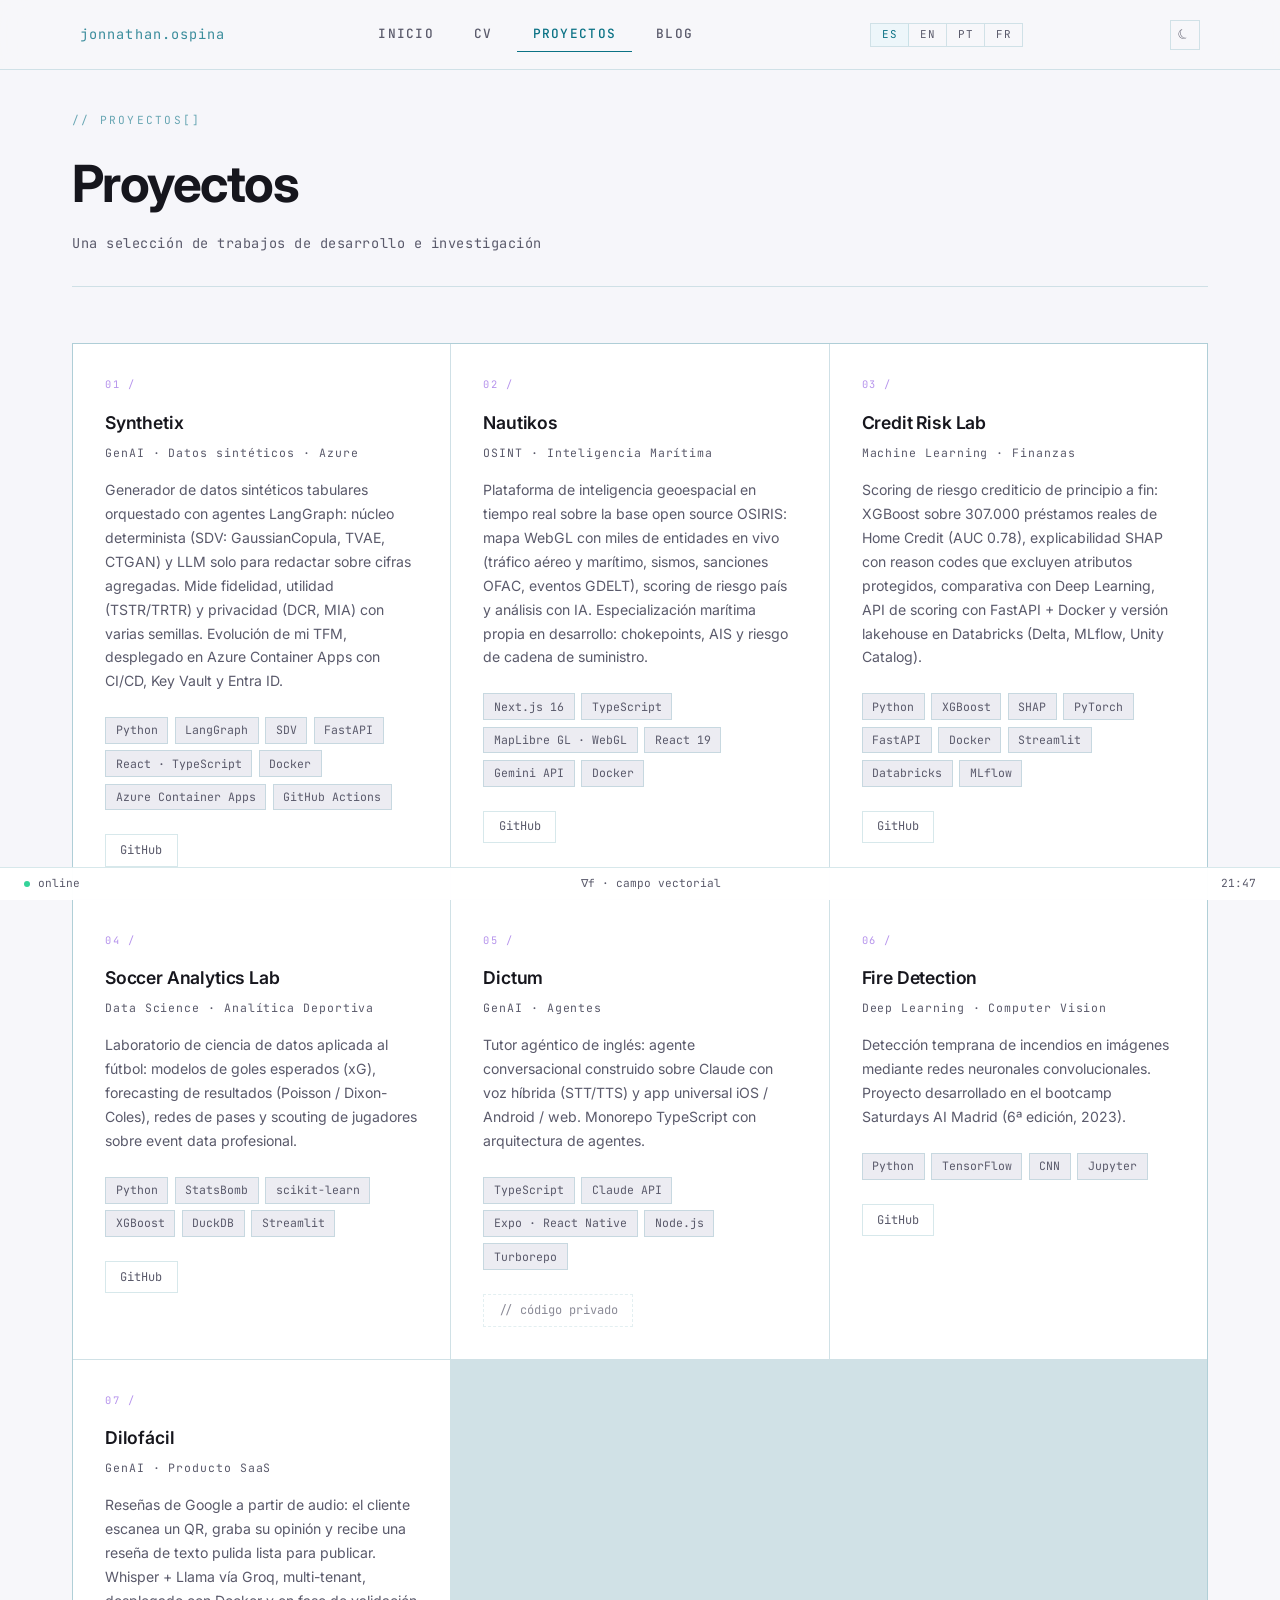
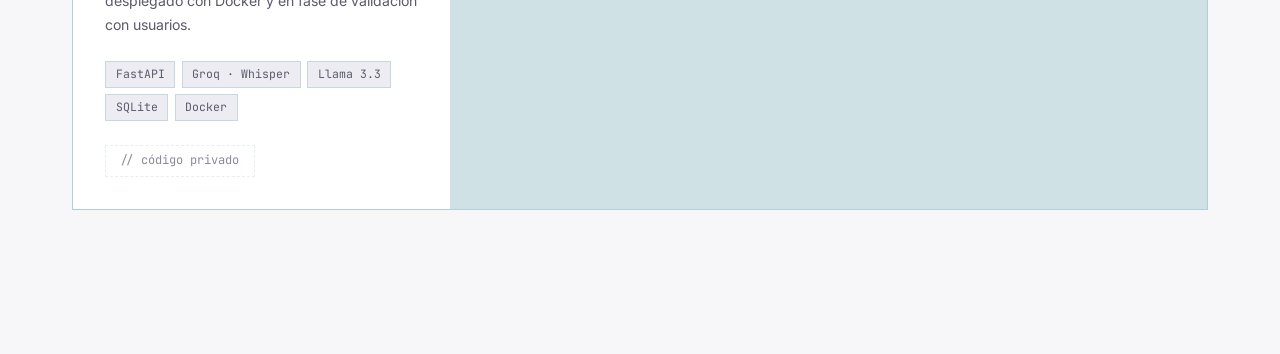
<file: pages/projects.html>
<!DOCTYPE html>
<html lang="es">
<head>
    <meta charset="UTF-8">
    <meta name="viewport" content="width=device-width, initial-scale=1.0">
    <title>Proyectos — Jonnathan Ospina · AI Engineer</title>
    <meta name="description" content="Proyectos reales de IA y datos: analítica de fútbol con xG, agentes conversacionales con Claude, librería de open data, computer vision y productos GenAI en producción.">
    <meta name="author" content="Jonnathan Ospina Montalvo">
    <meta name="theme-color" content="#0a0a0f">
    <script>(function(){try{var t=localStorage.getItem('theme')||(matchMedia('(prefers-color-scheme: light)').matches?'light':'dark');document.documentElement.setAttribute('data-theme',t);}catch(e){}})();</script>
    <link rel="canonical" href="https://www.jonnathanospina.com/pages/projects.html">
    <meta property="og:type" content="website">
    <meta property="og:url" content="https://www.jonnathanospina.com/pages/projects.html">
    <meta property="og:title" content="Proyectos — Jonnathan Ospina · AI Engineer">
    <meta property="og:description" content="Proyectos reales de IA y datos: analítica de fútbol con xG, agentes con Claude, open data, computer vision y productos GenAI en producción.">
    <meta property="og:image" content="https://www.jonnathanospina.com/assets/og-image.png">
    <meta property="og:locale" content="es_ES">
    <meta name="twitter:card" content="summary_large_image">
    <link href="https://fonts.googleapis.com/css2?family=Inter:wght@300;400;500;600;700&family=JetBrains+Mono:wght@300;400&display=swap" rel="stylesheet">
    <link rel="stylesheet" href="../CSS/design-system.css">
    <style>
        /* ── MAIN CONTAINER ── */
        .main-container {
            max-width: 1200px;
            margin: 0 auto;
            padding: 7rem 2rem 5rem;
            position: relative;
            z-index: 10;
        }

        /* ── PROJECTS GRID ── */
        .projects-grid {
            display: grid;
            grid-template-columns: repeat(auto-fill, minmax(340px, 1fr));
            gap: 1px;
            background: var(--border);
            border: 1px solid var(--border);
            margin-bottom: 4rem;
        }

        .project-card {
            background: var(--surface);
            padding: 2rem;
            transition: background 0.25s;
        }

        .project-card:hover { background: var(--elevated); }

        .project-index {
            font-family: 'JetBrains Mono', monospace;
            font-size: 0.65rem;
            color: var(--accent2);
            opacity: 0.5;
            margin-bottom: 1rem;
            letter-spacing: 0.15em;
        }
        .project-title {
            font-size: 1.1rem;
            font-weight: 600;
            color: var(--text);
            margin-bottom: 0.4rem;
            letter-spacing: -0.01em;
        }
        .project-type {
            font-family: 'JetBrains Mono', monospace;
            font-size: 0.72rem;
            color: var(--muted);
            letter-spacing: 0.08em;
            margin-bottom: 1rem;
        }
        .project-description {
            color: var(--muted);
            font-size: 0.88rem;
            line-height: 1.7;
            margin-bottom: 1.5rem;
        }
        .project-tech {
            display: flex;
            flex-wrap: wrap;
            gap: 0.4rem;
            margin-bottom: 1.5rem;
        }
        .tech-tag {
            background: var(--elevated);
            color: var(--muted);
            border: 1px solid var(--border);
            padding: 0.2rem 0.6rem;
            font-size: 0.72rem;
            font-family: 'JetBrains Mono', monospace;
            transition: all 0.2s;
        }
        .tech-tag:hover { color: var(--accent); border-color: rgba(110, 231, 247, 0.3); }
        .project-links { display: flex; gap: 0.8rem; }
        .project-link {
            color: var(--muted);
            text-decoration: none;
            border: 1px solid var(--border);
            padding: 0.35rem 0.9rem;
            font-size: 0.75rem;
            font-family: 'JetBrains Mono', monospace;
            transition: all 0.2s;
            background: transparent;
        }
        .project-link:hover { color: var(--accent); border-color: rgba(110, 231, 247, 0.3); }
        .project-link--static { cursor: default; border-style: dashed; opacity: 0.7; }
        .project-link--static:hover { color: var(--muted); border-color: var(--border); }

        @media (max-width: 768px) {
            .main-container { padding: 6rem 1.2rem 4rem; }
            .projects-grid { grid-template-columns: 1fr; }
        }
    </style>
</head>
<body>
    <canvas id="bg-canvas"></canvas>

    <!-- Navigation -->
    <header class="nav-container">
        <nav class="navbar">
            <a href="../index.html" class="nav-logo">jonnathan.ospina</a>
            <div class="nav-links">
                <a href="../index.html" class="nav-btn" data-i18n="nav.home">Inicio</a>
                <a href="cv.html" class="nav-btn" data-i18n="nav.cv">CV</a>
                <a href="projects.html" class="nav-btn active" data-i18n="nav.projects">Proyectos</a>
                <a href="blog.html" class="nav-btn" data-i18n="nav.blog">Blog</a>
            </div>
        </nav>
    </header>

    <main class="main-container">
        <div class="page-header">
            <div class="page-header-label" data-i18n="projects.label">// projects[]</div>
            <h1 data-i18n="projects.title">Projects</h1>
            <p class="subtitle" data-i18n="projects.subtitle">A collection of development work and research projects</p>
        </div>

        <div class="projects-grid">
            <div class="project-card">
                <div class="project-index">01 /</div>
                <h3 class="project-title">Synthetix</h3>
                <p class="project-type" data-i18n="projects.p9.type">GenAI · Datos sintéticos · Azure</p>
                <p class="project-description" data-i18n="projects.p9.desc">Generador de datos sintéticos tabulares orquestado con agentes LangGraph: núcleo determinista (SDV: GaussianCopula, TVAE, CTGAN) y LLM solo para redactar sobre cifras agregadas. Mide fidelidad, utilidad (TSTR/TRTR) y privacidad (DCR, MIA) con varias semillas. Evolución de mi TFM, desplegado en Azure Container Apps con CI/CD, Key Vault y Entra ID.</p>
                <div class="project-tech">
                    <span class="tech-tag">Python</span>
                    <span class="tech-tag">LangGraph</span>
                    <span class="tech-tag">SDV</span>
                    <span class="tech-tag">FastAPI</span>
                    <span class="tech-tag">React · TypeScript</span>
                    <span class="tech-tag">Docker</span>
                    <span class="tech-tag">Azure Container Apps</span>
                    <span class="tech-tag">GitHub Actions</span>
                </div>
                <div class="project-links">
                    <a href="https://github.com/JonDScode/Synthetix" class="project-link" target="_blank" rel="noopener">GitHub</a>
                </div>
            </div>

            <div class="project-card">
                <div class="project-index">02 /</div>
                <h3 class="project-title">Nautikos</h3>
                <p class="project-type" data-i18n="projects.p8.type">OSINT · Inteligencia Marítima</p>
                <p class="project-description" data-i18n="projects.p8.desc">Plataforma de inteligencia geoespacial en tiempo real sobre la base open source OSIRIS: mapa WebGL con miles de entidades en vivo (tráfico aéreo y marítimo, sismos, sanciones OFAC, eventos GDELT), scoring de riesgo país y análisis con IA. Especialización marítima propia en desarrollo: chokepoints, AIS y riesgo de cadena de suministro.</p>
                <div class="project-tech">
                    <span class="tech-tag">Next.js 16</span>
                    <span class="tech-tag">TypeScript</span>
                    <span class="tech-tag">MapLibre GL · WebGL</span>
                    <span class="tech-tag">React 19</span>
                    <span class="tech-tag">Gemini API</span>
                    <span class="tech-tag">Docker</span>
                </div>
                <div class="project-links">
                    <a href="https://github.com/JonDScode/nautikos" class="project-link" target="_blank" rel="noopener">GitHub</a>
                </div>
            </div>

            <div class="project-card">
                <div class="project-index">03 /</div>
                <h3 class="project-title">Credit Risk Lab</h3>
                <p class="project-type" data-i18n="projects.p7.type">Machine Learning · Finanzas</p>
                <p class="project-description" data-i18n="projects.p7.desc">Scoring de riesgo crediticio de principio a fin: XGBoost sobre 307.000 préstamos reales de Home Credit (AUC 0.78), explicabilidad SHAP con reason codes que excluyen atributos protegidos, comparativa con Deep Learning, API de scoring con FastAPI + Docker y versión lakehouse en Databricks (Delta, MLflow, Unity Catalog).</p>
                <div class="project-tech">
                    <span class="tech-tag">Python</span>
                    <span class="tech-tag">XGBoost</span>
                    <span class="tech-tag">SHAP</span>
                    <span class="tech-tag">PyTorch</span>
                    <span class="tech-tag">FastAPI</span>
                    <span class="tech-tag">Docker</span>
                    <span class="tech-tag">Streamlit</span>
                    <span class="tech-tag">Databricks</span>
                    <span class="tech-tag">MLflow</span>
                </div>
                <div class="project-links">
                    <a href="https://github.com/JonDScode/credit-risk-lab" class="project-link" target="_blank" rel="noopener">GitHub</a>
                </div>
            </div>

            <div class="project-card">
                <div class="project-index">04 /</div>
                <h3 class="project-title">Soccer Analytics Lab</h3>
                <p class="project-type" data-i18n="projects.p1.type">Data Science · Sports Analytics</p>
                <p class="project-description" data-i18n="projects.p1.desc">Laboratorio de ciencia de datos aplicada al fútbol: modelos de goles esperados (xG), forecasting de resultados (Poisson / Dixon-Coles), redes de pases y scouting de jugadores sobre event data profesional.</p>
                <div class="project-tech">
                    <span class="tech-tag">Python</span>
                    <span class="tech-tag">StatsBomb</span>
                    <span class="tech-tag">scikit-learn</span>
                    <span class="tech-tag">XGBoost</span>
                    <span class="tech-tag">DuckDB</span>
                    <span class="tech-tag">Streamlit</span>
                </div>
                <div class="project-links">
                    <a href="https://github.com/JonDScode/Soccer" class="project-link" target="_blank" rel="noopener">GitHub</a>
                </div>
            </div>

            <div class="project-card">
                <div class="project-index">05 /</div>
                <h3 class="project-title">Dictum</h3>
                <p class="project-type" data-i18n="projects.p2.type">GenAI · Agentes</p>
                <p class="project-description" data-i18n="projects.p2.desc">Tutor agéntico de inglés: agente conversacional construido sobre Claude con voz híbrida (STT/TTS) y app universal iOS / Android / web. Monorepo TypeScript con arquitectura de agentes.</p>
                <div class="project-tech">
                    <span class="tech-tag">TypeScript</span>
                    <span class="tech-tag">Claude API</span>
                    <span class="tech-tag">Expo · React Native</span>
                    <span class="tech-tag">Node.js</span>
                    <span class="tech-tag">Turborepo</span>
                </div>
                <div class="project-links">
                    <span class="project-link project-link--static" data-i18n="projects.private">// código privado</span>
                </div>
            </div>

            <div class="project-card">
                <div class="project-index">06 /</div>
                <h3 class="project-title">Fire Detection</h3>
                <p class="project-type" data-i18n="projects.p5.type">Deep Learning · Computer Vision</p>
                <p class="project-description" data-i18n="projects.p5.desc">Detección temprana de incendios en imágenes mediante redes neuronales convolucionales. Proyecto desarrollado en el bootcamp Saturdays AI Madrid (6ª edición, 2023).</p>
                <div class="project-tech">
                    <span class="tech-tag">Python</span>
                    <span class="tech-tag">TensorFlow</span>
                    <span class="tech-tag">CNN</span>
                    <span class="tech-tag">Jupyter</span>
                </div>
                <div class="project-links">
                    <a href="https://github.com/JonDScode/Fire_Detection" class="project-link" target="_blank" rel="noopener">GitHub</a>
                </div>
            </div>

            <div class="project-card">
                <div class="project-index">07 /</div>
                <h3 class="project-title">Dilofácil</h3>
                <p class="project-type" data-i18n="projects.p6.type">GenAI · Producto SaaS</p>
                <p class="project-description" data-i18n="projects.p6.desc">Reseñas de Google a partir de audio: el cliente escanea un QR, graba su opinión y recibe una reseña de texto pulida lista para publicar. Whisper + Llama vía Groq, multi-tenant, desplegado con Docker y en fase de validación con usuarios.</p>
                <div class="project-tech">
                    <span class="tech-tag">FastAPI</span>
                    <span class="tech-tag">Groq · Whisper</span>
                    <span class="tech-tag">Llama 3.3</span>
                    <span class="tech-tag">SQLite</span>
                    <span class="tech-tag">Docker</span>
                </div>
                <div class="project-links">
                    <span class="project-link project-link--static" data-i18n="projects.private">// código privado</span>
                </div>
            </div>
        </div>
    </main>

    <!-- Status Bar -->
    <div class="status-bar">
        <div class="status-item">
            <div class="status-dot"></div>
            <span>online</span>
        </div>
        <div class="status-item">
            <span data-i18n="status.field">∇f · campo vectorial</span>
        </div>
        <div class="status-item">
            <span id="current-time"></span>
        </div>
    </div>

    <!-- Analytics: crea la cuenta en https://www.goatcounter.com con el código "jonnathanospina" y descomenta -->
    <!-- <script data-goatcounter="https://jonnathanospina.goatcounter.com/count" async src="//gc.zgo.at/count.js"></script> -->
    <script src="../JS/i18n.js"></script>
    <script src="../JS/theme.js"></script>
    <script>
    /* ── Campo vectorial (fondo sutil) ── */
    (function(){
        const canvas=document.getElementById('bg-canvas');
        const ctx=canvas.getContext('2d');
        let W,H,particles=[],t=0;
        const N=200,CELL=22;
        function noise(x,y,z){return(Math.sin(x*1.3+z)*Math.cos(y*0.9-z*0.7)+Math.sin(x*2.1-z*1.1)*Math.cos(y*1.7+z*0.5))*0.5;}
        function angle(x,y){return noise(x/CELL,y/CELL,t*0.00025)*Math.PI*4;}
        class P{
            constructor(){this.reset();}
            reset(){this.x=Math.random()*W;this.y=Math.random()*H;this.age=0;this.max=100+Math.random()*120;this.spd=0.7+Math.random()*1.1;this.px=this.x;this.py=this.y;}
            step(){this.px=this.x;this.py=this.y;const a=angle(this.x,this.y);this.x+=Math.cos(a)*this.spd;this.y+=Math.sin(a)*this.spd;this.age++;if(this.age>this.max||this.x<0||this.x>W||this.y<0||this.y>H)this.reset();}
            draw(){const al=Math.sin((this.age/this.max)*Math.PI)*0.2;ctx.beginPath();ctx.moveTo(this.px,this.py);ctx.lineTo(this.x,this.y);ctx.strokeStyle=`rgba(167,139,250,${al})`;ctx.lineWidth=0.7;ctx.stroke();}
        }
        function init(){canvas.width=window.innerWidth;canvas.height=window.innerHeight;W=canvas.width;H=canvas.height;particles=Array.from({length:N},()=>new P());}
        function frame(){t++;ctx.fillStyle='rgba(10,10,15,0.22)';ctx.fillRect(0,0,W,H);particles.forEach(p=>{p.step();p.draw();});requestAnimationFrame(frame);}
        window.addEventListener('resize',init);init();frame();
    })();
    function updateTime(){const el=document.getElementById('current-time');if(el)el.textContent=new Date().toLocaleTimeString('es-ES',{hour12:false,hour:'2-digit',minute:'2-digit'});}
    updateTime();setInterval(updateTime,60000);
    </script>
</body>
</html>
</file>
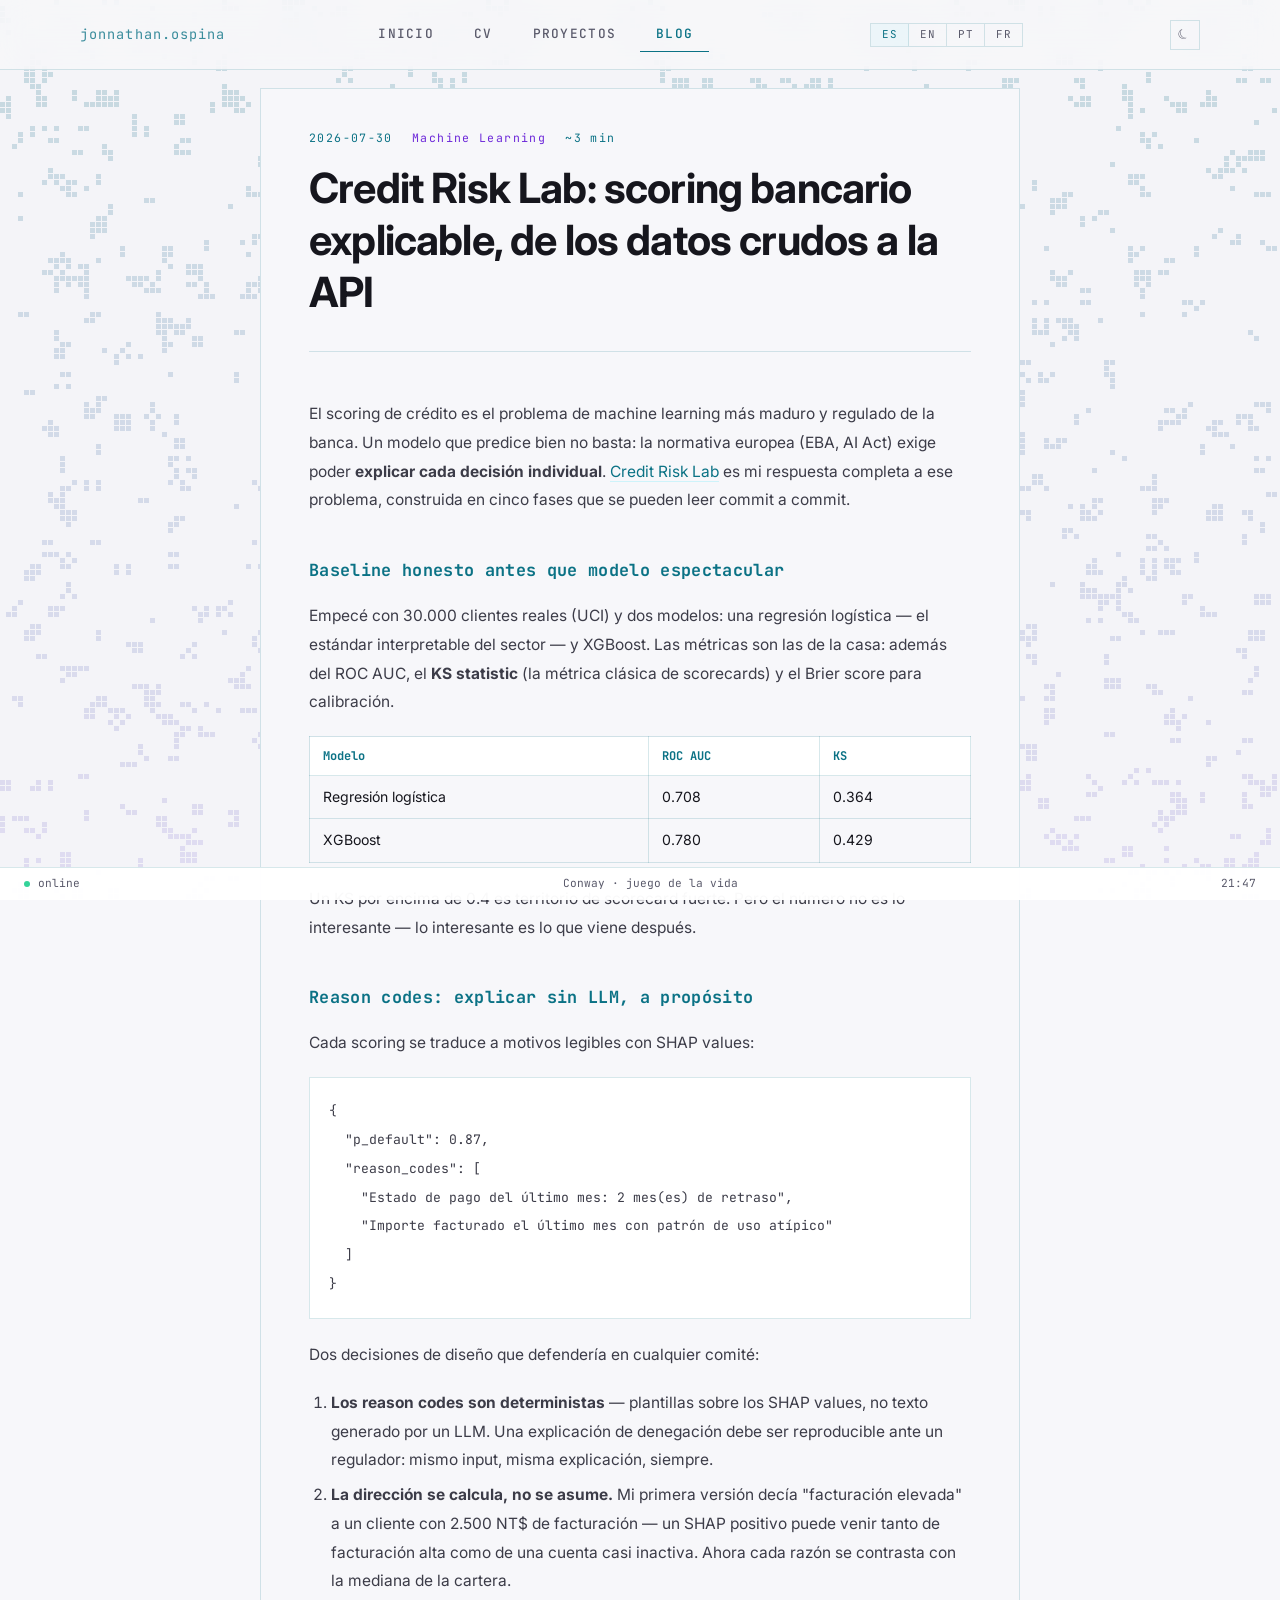
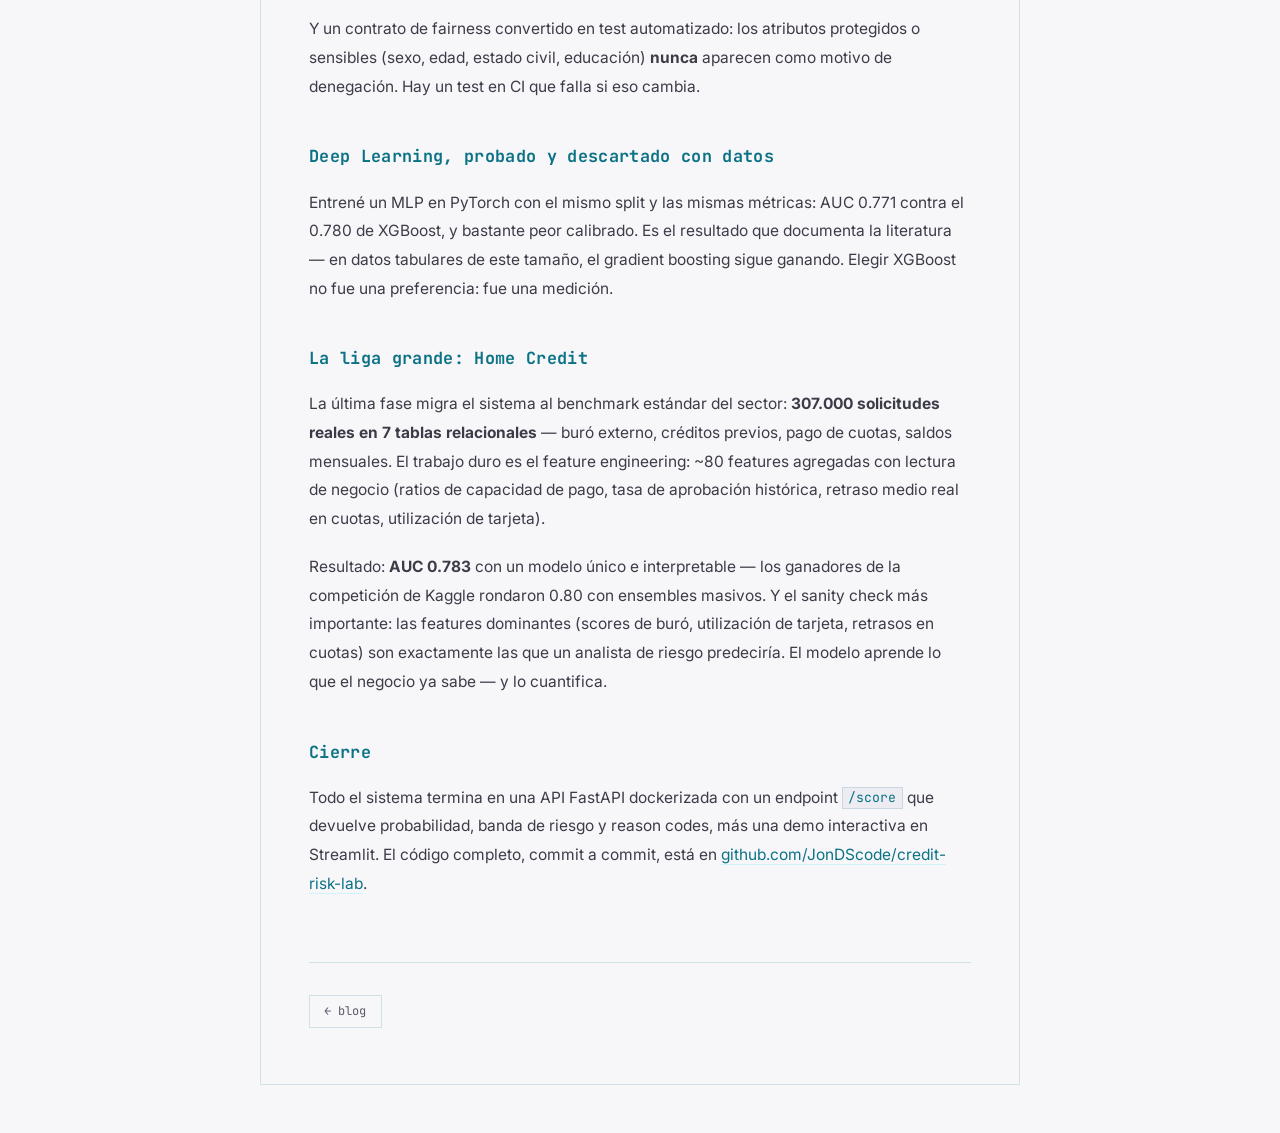
<file: pages/blog/credit-risk-lab.html>
<!DOCTYPE html>
<html lang="es">
<head>
    <meta charset="UTF-8">
    <meta name="viewport" content="width=device-width, initial-scale=1.0">
    <title>Credit Risk Lab: scoring bancario explicable, de los datos crudos a la API — Jonnathan Ospina</title>
    <meta name="description" content="Cómo construí un sistema de scoring de crédito completo — XGBoost sobre 307.000 préstamos, reason codes con SHAP, contrato de fairness testeado y API en Docker — y las decisiones que lo hacen defendible ante un comité de riesgo.">
    <meta name="author" content="Jonnathan Ospina Montalvo">
    <meta name="theme-color" content="#0a0a0f">
    <script>(function(){try{var t=localStorage.getItem('theme')||(matchMedia('(prefers-color-scheme: light)').matches?'light':'dark');document.documentElement.setAttribute('data-theme',t);}catch(e){}})();</script>
    <link rel="canonical" href="https://www.jonnathanospina.com/pages/blog/credit-risk-lab.html">
    <meta property="og:type" content="article">
    <meta property="og:url" content="https://www.jonnathanospina.com/pages/blog/credit-risk-lab.html">
    <meta property="og:title" content="Credit Risk Lab: scoring bancario explicable, de los datos crudos a la API">
    <meta property="og:description" content="Cómo construí un sistema de scoring de crédito completo — XGBoost sobre 307.000 préstamos, reason codes con SHAP, contrato de fairness testeado y API en Docker — y las decisiones que lo hacen defendible ante un comité de riesgo.">
    <meta property="og:image" content="https://www.jonnathanospina.com/assets/og-image.png">
    <meta property="og:locale" content="es_ES">
    <meta name="twitter:card" content="summary_large_image">
    <link href="https://fonts.googleapis.com/css2?family=Inter:wght@300;400;500;600;700&family=JetBrains+Mono:wght@300;400&display=swap" rel="stylesheet">
    <link rel="stylesheet" href="../../CSS/design-system.css">
    <style>
        /* Lienzo sólido entre la animación del canvas y el texto (legibilidad) */
        .main-container {
            max-width: 760px;
            margin: 5.5rem auto 3rem;
            padding: 2.5rem 3rem 3.5rem;
            position: relative;
            z-index: 10;
            background: var(--bg);
            border: 1px solid var(--border);
        }
        .post-header { margin-bottom: 3rem; padding-bottom: 2rem; border-bottom: 1px solid var(--border); }
        .post-header-meta {
            font-family: 'JetBrains Mono', monospace;
            font-size: 0.72rem;
            color: var(--accent);
            letter-spacing: 0.12em;
            margin-bottom: 1rem;
            display: flex;
            gap: 1.2rem;
            flex-wrap: wrap;
        }
        .post-header-meta .cat { color: var(--accent2); }
        .post-header h1 {
            font-size: clamp(1.6rem, 4vw, 2.6rem);
            font-weight: 700;
            letter-spacing: -0.02em;
            line-height: 1.25;
        }
        .post-content { color: var(--text); font-size: 0.97rem; line-height: 1.85; }
        .post-content h2 {
            font-family: 'JetBrains Mono', monospace;
            font-size: 1.05rem;
            color: var(--accent);
            margin: 2.5rem 0 1rem;
            letter-spacing: 0.02em;
        }
        .post-content h3 { font-size: 1rem; margin: 2rem 0 0.8rem; color: var(--text); }
        .post-content p { margin-bottom: 1.2rem; color: var(--text-soft); }
        .post-content a { color: var(--accent); text-decoration: none; border-bottom: 1px solid rgba(110,231,247,0.3); }
        .post-content a:hover { border-bottom-color: var(--accent); }
        .post-content ul, .post-content ol { margin: 0 0 1.2rem 1.4rem; color: var(--text-soft); }
        .post-content li { margin-bottom: 0.4rem; }
        .post-content code {
            font-family: 'JetBrains Mono', monospace;
            font-size: 0.85em;
            background: var(--elevated);
            border: 1px solid var(--border);
            padding: 0.1em 0.4em;
            color: var(--accent);
        }
        .post-content pre {
            background: var(--surface);
            border: 1px solid var(--border);
            padding: 1.2rem;
            overflow-x: auto;
            margin-bottom: 1.4rem;
        }
        .post-content pre code { background: none; border: none; padding: 0; color: var(--text-soft); font-size: 0.82rem; }
        .post-content blockquote {
            border-left: 3px solid var(--accent2);
            padding: 0.2rem 0 0.2rem 1.2rem;
            margin-bottom: 1.2rem;
            color: var(--muted);
        }
        .post-content table { border-collapse: collapse; margin-bottom: 1.4rem; width: 100%; font-size: 0.88rem; }
        .post-content th, .post-content td { border: 1px solid var(--border); padding: 0.5rem 0.8rem; text-align: left; }
        .post-content th { background: var(--surface); font-family: 'JetBrains Mono', monospace; font-size: 0.75rem; color: var(--accent); }
        .post-footer { margin-top: 4rem; padding-top: 2rem; border-top: 1px solid var(--border); }
        .back-link {
            font-family: 'JetBrains Mono', monospace;
            font-size: 0.75rem;
            color: var(--muted);
            text-decoration: none;
            border: 1px solid var(--border);
            padding: 0.35rem 0.9rem;
            display: inline-block;
            transition: all 0.2s;
        }
        .back-link:hover { color: var(--accent); border-color: rgba(110, 231, 247, 0.3); }
        @media (max-width: 768px) { .main-container { padding: 6rem 1.2rem 4rem; } }
    </style>
</head>
<body>
    <canvas id="bg-canvas"></canvas>

    <header class="nav-container">
        <nav class="navbar">
            <a href="../../index.html" class="nav-logo">jonnathan.ospina</a>
            <div class="nav-links">
                <a href="../../index.html" class="nav-btn" data-i18n="nav.home">Inicio</a>
                <a href="../cv.html" class="nav-btn" data-i18n="nav.cv">CV</a>
                <a href="../projects.html" class="nav-btn" data-i18n="nav.projects">Proyectos</a>
                <a href="../blog.html" class="nav-btn active" data-i18n="nav.blog">Blog</a>
            </div>
        </nav>
    </header>

    <main class="main-container">
        <header class="post-header">
            <div class="post-header-meta">
                <span>2026-07-30</span>
                <span class="cat">Machine Learning</span>
                <span>~3 min</span>
            </div>
            <h1 data-i18n="blog.post.credit-risk-lab.title">Credit Risk Lab: scoring bancario explicable, de los datos crudos a la API</h1>
        </header>

        <article class="post-content" data-lang="es">
<p>El scoring de crédito es el problema de machine learning más maduro y regulado de la banca. Un modelo que predice bien no basta: la normativa europea (EBA, AI Act) exige poder <strong>explicar cada decisión individual</strong>. <a href="https://github.com/JonDScode/credit-risk-lab">Credit Risk Lab</a> es mi respuesta completa a ese problema, construida en cinco fases que se pueden leer commit a commit.</p>
<h2 id="baseline-honesto-antes-que-modelo-espectacular">Baseline honesto antes que modelo espectacular</h2>
<p>Empecé con 30.000 clientes reales (UCI) y dos modelos: una regresión logística — el estándar interpretable del sector — y XGBoost. Las métricas son las de la casa: además del ROC AUC, el <strong>KS statistic</strong> (la métrica clásica de scorecards) y el Brier score para calibración.</p>
<table>
<thead>
<tr>
<th>Modelo</th>
<th>ROC AUC</th>
<th>KS</th>
</tr>
</thead>
<tbody>
<tr>
<td>Regresión logística</td>
<td>0.708</td>
<td>0.364</td>
</tr>
<tr>
<td>XGBoost</td>
<td>0.780</td>
<td>0.429</td>
</tr>
</tbody>
</table>
<p>Un KS por encima de 0.4 es territorio de scorecard fuerte. Pero el número no es lo interesante — lo interesante es lo que viene después.</p>
<h2 id="reason-codes-explicar-sin-llm-a-proposito">Reason codes: explicar sin LLM, a propósito</h2>
<p>Cada scoring se traduce a motivos legibles con SHAP values:</p>
<pre><code class="language-json">{
  &quot;p_default&quot;: 0.87,
  &quot;reason_codes&quot;: [
    &quot;Estado de pago del último mes: 2 mes(es) de retraso&quot;,
    &quot;Importe facturado el último mes con patrón de uso atípico&quot;
  ]
}
</code></pre>
<p>Dos decisiones de diseño que defendería en cualquier comité:</p>
<ol>
<li><strong>Los reason codes son deterministas</strong> — plantillas sobre los SHAP values, no texto generado por un LLM. Una explicación de denegación debe ser reproducible ante un regulador: mismo input, misma explicación, siempre.</li>
<li><strong>La dirección se calcula, no se asume.</strong> Mi primera versión decía "facturación elevada" a un cliente con 2.500 NT$ de facturación — un SHAP positivo puede venir tanto de facturación alta como de una cuenta casi inactiva. Ahora cada razón se contrasta con la mediana de la cartera.</li>
</ol>
<p>Y un contrato de fairness convertido en test automatizado: los atributos protegidos o sensibles (sexo, edad, estado civil, educación) <strong>nunca</strong> aparecen como motivo de denegación. Hay un test en CI que falla si eso cambia.</p>
<h2 id="deep-learning-probado-y-descartado-con-datos">Deep Learning, probado y descartado con datos</h2>
<p>Entrené un MLP en PyTorch con el mismo split y las mismas métricas: AUC 0.771 contra el 0.780 de XGBoost, y bastante peor calibrado. Es el resultado que documenta la literatura — en datos tabulares de este tamaño, el gradient boosting sigue ganando. Elegir XGBoost no fue una preferencia: fue una medición.</p>
<h2 id="la-liga-grande-home-credit">La liga grande: Home Credit</h2>
<p>La última fase migra el sistema al benchmark estándar del sector: <strong>307.000 solicitudes reales en 7 tablas relacionales</strong> — buró externo, créditos previos, pago de cuotas, saldos mensuales. El trabajo duro es el feature engineering: ~80 features agregadas con lectura de negocio (ratios de capacidad de pago, tasa de aprobación histórica, retraso medio real en cuotas, utilización de tarjeta).</p>
<p>Resultado: <strong>AUC 0.783</strong> con un modelo único e interpretable — los ganadores de la competición de Kaggle rondaron 0.80 con ensembles masivos. Y el sanity check más importante: las features dominantes (scores de buró, utilización de tarjeta, retrasos en cuotas) son exactamente las que un analista de riesgo predeciría. El modelo aprende lo que el negocio ya sabe — y lo cuantifica.</p>
<h2 id="cierre">Cierre</h2>
<p>Todo el sistema termina en una API FastAPI dockerizada con un endpoint <code>/score</code> que devuelve probabilidad, banda de riesgo y reason codes, más una demo interactiva en Streamlit. El código completo, commit a commit, está en <a href="https://github.com/JonDScode/credit-risk-lab">github.com/JonDScode/credit-risk-lab</a>.</p>
        </article>
        <article class="post-content" data-lang="en" style="display:none">
<p>Credit scoring is the most mature and regulated machine learning problem in banking. A model that predicts well is not enough: European regulation (EBA, AI Act) requires being able to <strong>explain every individual decision</strong>. <a href="https://github.com/JonDScode/credit-risk-lab">Credit Risk Lab</a> is my complete answer to that problem, built in five phases you can read commit by commit.</p>
<h2 id="an-honest-baseline-before-a-spectacular-model">An honest baseline before a spectacular model</h2>
<p>I started with 30,000 real clients (UCI) and two models: a logistic regression — the industry's interpretable standard — and XGBoost. The metrics are the house metrics: besides ROC AUC, the <strong>KS statistic</strong> (the classic scorecard metric) and the Brier score for calibration.</p>
<table>
<thead>
<tr>
<th>Model</th>
<th>ROC AUC</th>
<th>KS</th>
</tr>
</thead>
<tbody>
<tr>
<td>Logistic regression</td>
<td>0.708</td>
<td>0.364</td>
</tr>
<tr>
<td>XGBoost</td>
<td>0.780</td>
<td>0.429</td>
</tr>
</tbody>
</table>
<p>A KS above 0.4 is strong-scorecard territory. But the number isn't the interesting part — the interesting part comes next.</p>
<h2 id="reason-codes-explaining-without-an-llm-on-purpose">Reason codes: explaining without an LLM, on purpose</h2>
<p>Every score is translated into readable reasons with SHAP values:</p>
<pre><code class="language-json">{
  &quot;p_default&quot;: 0.87,
  &quot;reason_codes&quot;: [
    &quot;Most recent payment status: 2 month(s) overdue&quot;,
    &quot;Latest monthly bill amount with atypical usage pattern&quot;
  ]
}
</code></pre>
<p>Two design decisions I would defend in any committee:</p>
<ol>
<li><strong>Reason codes are deterministic</strong> — templates over SHAP values, not LLM-generated text. A denial explanation must be reproducible before a regulator: same input, same explanation, always.</li>
<li><strong>Direction is computed, not assumed.</strong> My first version told a client with NT$2,500 of billing that their "billing was high" — a positive SHAP can come from high billing or from a nearly inactive account. Now every reason is checked against the portfolio median.</li>
</ol>
<p>And a fairness contract turned into an automated test: protected or sensitive attributes (sex, age, marital status, education) <strong>never</strong> appear as a denial reason. There is a CI test that fails if that changes.</p>
<h2 id="deep-learning-tried-and-ruled-out-with-data">Deep Learning, tried and ruled out with data</h2>
<p>I trained a PyTorch MLP with the same split and metrics: AUC 0.771 against XGBoost's 0.780, and noticeably worse calibrated. It is the result the literature documents — on tabular data of this size, gradient boosting still wins. Choosing XGBoost was not a preference: it was a measurement.</p>
<h2 id="the-big-league-home-credit">The big league: Home Credit</h2>
<p>The final phase migrates the system to the industry's standard benchmark: <strong>307,000 real applications across 7 relational tables</strong> — external bureau, previous loans, installment payments, monthly balances. The hard work is feature engineering: ~80 aggregated features with a business reading (payment capacity ratios, historical approval rate, real average installment delay, card utilization).</p>
<p>Result: <strong>AUC 0.783</strong> with a single, interpretable model — the Kaggle competition winners reached ~0.80 with massive ensembles. And the most important sanity check: the dominant features (bureau scores, card utilization, installment delays) are exactly what a risk analyst would predict. The model learns what the business already knows — and quantifies it.</p>
<h2 id="closing">Closing</h2>
<p>The whole system ends in a Dockerized FastAPI with a <code>/score</code> endpoint returning probability, risk band and reason codes, plus an interactive Streamlit demo. The full code, commit by commit, is at <a href="https://github.com/JonDScode/credit-risk-lab">github.com/JonDScode/credit-risk-lab</a>.</p>
        </article>
        <article class="post-content" data-lang="pt" style="display:none">
<p>O scoring de crédito é o problema de machine learning mais maduro e regulado da banca. Um modelo que prevê bem não chega: a regulação europeia (EBA, AI Act) exige poder <strong>explicar cada decisão individual</strong>. O <a href="https://github.com/JonDScode/credit-risk-lab">Credit Risk Lab</a> é a minha resposta completa a esse problema, construída em cinco fases que se podem ler commit a commit.</p>
<h2 id="baseline-honesto-antes-de-modelo-espetacular">Baseline honesto antes de modelo espetacular</h2>
<p>Comecei com 30.000 clientes reais (UCI) e dois modelos: uma regressão logística — o padrão interpretável do setor — e XGBoost. As métricas são as da casa: além do ROC AUC, o <strong>KS statistic</strong> (a métrica clássica de scorecards) e o Brier score para calibração.</p>
<table>
<thead>
<tr>
<th>Modelo</th>
<th>ROC AUC</th>
<th>KS</th>
</tr>
</thead>
<tbody>
<tr>
<td>Regressão logística</td>
<td>0.708</td>
<td>0.364</td>
</tr>
<tr>
<td>XGBoost</td>
<td>0.780</td>
<td>0.429</td>
</tr>
</tbody>
</table>
<p>Um KS acima de 0.4 é território de scorecard forte. Mas o número não é o interessante — o interessante vem a seguir.</p>
<h2 id="reason-codes-explicar-sem-llm-de-proposito">Reason codes: explicar sem LLM, de propósito</h2>
<p>Cada scoring traduz-se em motivos legíveis com SHAP values:</p>
<pre><code class="language-json">{
  &quot;p_default&quot;: 0.87,
  &quot;reason_codes&quot;: [
    &quot;Estado de pagamento do último mês: 2 mês(es) de atraso&quot;,
    &quot;Montante faturado no último mês com padrão de uso atípico&quot;
  ]
}
</code></pre>
<p>Duas decisões de design que defenderia em qualquer comité:</p>
<ol>
<li><strong>Os reason codes são determinísticos</strong> — templates sobre os SHAP values, não texto gerado por um LLM. Uma explicação de recusa deve ser reproduzível perante um regulador: mesmo input, mesma explicação, sempre.</li>
<li><strong>A direção calcula-se, não se assume.</strong> A minha primeira versão dizia "faturação elevada" a um cliente com 2.500 NT$ de faturação — um SHAP positivo pode vir tanto de faturação alta como de uma conta quase inativa. Agora cada motivo é contrastado com a mediana da carteira.</li>
</ol>
<p>E um contrato de fairness convertido em teste automatizado: os atributos protegidos ou sensíveis (sexo, idade, estado civil, educação) <strong>nunca</strong> aparecem como motivo de recusa. Há um teste em CI que falha se isso mudar.</p>
<h2 id="deep-learning-testado-e-descartado-com-dados">Deep Learning, testado e descartado com dados</h2>
<p>Treinei um MLP em PyTorch com o mesmo split e as mesmas métricas: AUC 0.771 contra 0.780 do XGBoost, e bastante pior calibrado. É o resultado que a literatura documenta — em dados tabulares deste tamanho, o gradient boosting continua a ganhar. Escolher XGBoost não foi uma preferência: foi uma medição.</p>
<h2 id="a-liga-grande-home-credit">A liga grande: Home Credit</h2>
<p>A última fase migra o sistema para o benchmark padrão do setor: <strong>307.000 pedidos reais em 7 tabelas relacionais</strong> — bureau externo, créditos anteriores, pagamento de prestações, saldos mensais. O trabalho duro é o feature engineering: ~80 features agregadas com leitura de negócio (rácios de capacidade de pagamento, taxa de aprovação histórica, atraso médio real nas prestações, utilização de cartão).</p>
<p>Resultado: <strong>AUC 0.783</strong> com um modelo único e interpretável — os vencedores da competição do Kaggle rondaram 0.80 com ensembles massivos. E o sanity check mais importante: as features dominantes (scores de bureau, utilização de cartão, atrasos nas prestações) são exatamente as que um analista de risco preveria. O modelo aprende o que o negócio já sabe — e quantifica-o.</p>
<h2 id="fecho">Fecho</h2>
<p>Todo o sistema termina numa API FastAPI dockerizada com um endpoint <code>/score</code> que devolve probabilidade, banda de risco e reason codes, mais uma demo interativa em Streamlit. O código completo, commit a commit, está em <a href="https://github.com/JonDScode/credit-risk-lab">github.com/JonDScode/credit-risk-lab</a>.</p>
        </article>
        <article class="post-content" data-lang="fr" style="display:none">
<p>Le scoring de crédit est le problème de machine learning le plus mûr et le plus régulé de la banque. Un modèle qui prédit bien ne suffit pas : la réglementation européenne (EBA, AI Act) exige de pouvoir <strong>expliquer chaque décision individuelle</strong>. <a href="https://github.com/JonDScode/credit-risk-lab">Credit Risk Lab</a> est ma réponse complète à ce problème, construite en cinq phases lisibles commit par commit.</p>
<h2 id="une-baseline-honnete-avant-un-modele-spectaculaire">Une baseline honnête avant un modèle spectaculaire</h2>
<p>J'ai commencé avec 30 000 clients réels (UCI) et deux modèles : une régression logistique — le standard interprétable du secteur — et XGBoost. Les métriques sont celles du métier : outre le ROC AUC, le <strong>KS statistic</strong> (la métrique classique des scorecards) et le Brier score pour la calibration.</p>
<table>
<thead>
<tr>
<th>Modèle</th>
<th>ROC AUC</th>
<th>KS</th>
</tr>
</thead>
<tbody>
<tr>
<td>Régression logistique</td>
<td>0.708</td>
<td>0.364</td>
</tr>
<tr>
<td>XGBoost</td>
<td>0.780</td>
<td>0.429</td>
</tr>
</tbody>
</table>
<p>Un KS au-dessus de 0.4, c'est le territoire des scorecards solides. Mais le chiffre n'est pas l'intéressant — l'intéressant vient ensuite.</p>
<h2 id="reason-codes-expliquer-sans-llm-a-dessein">Reason codes : expliquer sans LLM, à dessein</h2>
<p>Chaque scoring se traduit en motifs lisibles avec les SHAP values :</p>
<pre><code class="language-json">{
  &quot;p_default&quot;: 0.87,
  &quot;reason_codes&quot;: [
    &quot;Statut de paiement du dernier mois : 2 mois de retard&quot;,
    &quot;Montant facturé du dernier mois avec un profil d'usage atypique&quot;
  ]
}
</code></pre>
<p>Deux décisions de conception que je défendrais devant n'importe quel comité :</p>
<ol>
<li><strong>Les reason codes sont déterministes</strong> — des templates sur les SHAP values, pas du texte généré par un LLM. Une explication de refus doit être reproductible devant un régulateur : même entrée, même explication, toujours.</li>
<li><strong>La direction se calcule, ne se suppose pas.</strong> Ma première version disait "facturation élevée" à un client avec 2 500 NT$ de facturation — un SHAP positif peut venir d'une facturation élevée comme d'un compte quasi inactif. Désormais chaque motif est confronté à la médiane du portefeuille.</li>
</ol>
<p>Et un contrat de fairness transformé en test automatisé : les attributs protégés ou sensibles (sexe, âge, état civil, éducation) n'apparaissent <strong>jamais</strong> comme motif de refus. Un test en CI échoue si cela change.</p>
<h2 id="le-deep-learning-essaye-et-ecarte-avec-des-donnees">Le Deep Learning, essayé et écarté avec des données</h2>
<p>J'ai entraîné un MLP en PyTorch avec le même split et les mêmes métriques : AUC 0.771 contre 0.780 pour XGBoost, et nettement moins bien calibré. C'est le résultat que documente la littérature — sur du tabulaire de cette taille, le gradient boosting gagne encore. Choisir XGBoost n'était pas une préférence : c'était une mesure.</p>
<h2 id="la-cour-des-grands-home-credit">La cour des grands : Home Credit</h2>
<p>La dernière phase migre le système vers le benchmark standard du secteur : <strong>307 000 demandes réelles sur 7 tables relationnelles</strong> — bureau externe, crédits antérieurs, paiements d'échéances, soldes mensuels. Le vrai travail, c'est le feature engineering : ~80 features agrégées avec une lecture métier (ratios de capacité de paiement, taux d'approbation historique, retard moyen réel des échéances, utilisation de carte).</p>
<p>Résultat : <strong>AUC 0.783</strong> avec un modèle unique et interprétable — les vainqueurs de la compétition Kaggle ont atteint ~0.80 avec des ensembles massifs. Et le sanity check le plus important : les features dominantes (scores de bureau, utilisation de carte, retards d'échéances) sont exactement celles qu'un analyste risque prédirait. Le modèle apprend ce que le métier sait déjà — et le quantifie.</p>
<h2 id="conclusion">Conclusion</h2>
<p>Tout le système se termine par une API FastAPI dockerisée avec un endpoint <code>/score</code> renvoyant probabilité, bande de risque et reason codes, plus une démo interactive Streamlit. Le code complet, commit par commit, est sur <a href="https://github.com/JonDScode/credit-risk-lab">github.com/JonDScode/credit-risk-lab</a>.</p>
        </article>

        <footer class="post-footer">
            <a href="../blog.html" class="back-link">&larr; blog</a>
        </footer>
    </main>

    <div class="status-bar">
        <div class="status-item">
            <div class="status-dot"></div>
            <span>online</span>
        </div>
        <div class="status-item">
            <span data-i18n="status.conway">Conway · juego de la vida</span>
        </div>
        <div class="status-item">
            <span id="current-time"></span>
        </div>
    </div>

    <!-- Analytics: crea la cuenta en https://www.goatcounter.com con el código "jonnathanospina" y descomenta -->
    <!-- <script data-goatcounter="https://jonnathanospina.goatcounter.com/count" async src="//gc.zgo.at/count.js"></script> -->
    <script src="../../JS/i18n.js"></script>
    <script src="../../JS/blog-i18n.js"></script>
    <script src="../../JS/theme.js"></script>
    <script>
    /* ── Juego de la Vida de Conway (fondo sutil) ── */
    (function(){
        const canvas=document.getElementById('bg-canvas');
        const ctx=canvas.getContext('2d');
        let W,H,cols,rows,grid,gen=0;
        const CELL=6,DENSITY=0.14,RESEED_EVERY=500;
        function seed(){
            grid=new Uint8Array(cols*rows);
            for(let i=0;i<grid.length;i++) grid[i]=Math.random()<DENSITY?1:0;
            gen=0;
        }
        function init(){
            canvas.width=window.innerWidth;canvas.height=window.innerHeight;
            W=canvas.width;H=canvas.height;
            cols=Math.floor(W/CELL);rows=Math.floor(H/CELL);
            ctx.fillStyle='#0a0a0f';ctx.fillRect(0,0,W,H);
            seed();
        }
        function step(){
            const next=new Uint8Array(cols*rows);
            let alive=0;
            for(let y=0;y<rows;y++){
                const yu=((y-1+rows)%rows)*cols, yc=y*cols, yd=((y+1)%rows)*cols;
                for(let x=0;x<cols;x++){
                    const xl=(x-1+cols)%cols, xr=(x+1)%cols;
                    const n=grid[yu+xl]+grid[yu+x]+grid[yu+xr]
                           +grid[yc+xl]           +grid[yc+xr]
                           +grid[yd+xl]+grid[yd+x]+grid[yd+xr];
                    const cell=grid[yc+x];
                    next[yc+x]=(cell===1&&(n===2||n===3))||(cell===0&&n===3)?1:0;
                    alive+=next[yc+x];
                }
            }
            grid=next;gen++;
            if(gen>=RESEED_EVERY||alive<cols*rows*0.01) seed();
        }
        function draw(){
            ctx.fillStyle='rgba(10,10,15,0.32)';ctx.fillRect(0,0,W,H);
            for(let y=0;y<rows;y++){
                const p=y/rows;
                const rv=Math.round(110+(167-110)*p),gv=Math.round(231+(139-231)*p);
                ctx.fillStyle=`rgba(${rv},${gv},247,0.16)`;
                for(let x=0;x<cols;x++){
                    if(grid[y*cols+x]) ctx.fillRect(x*CELL,y*CELL,CELL-1,CELL-1);
                }
            }
        }
        let last=0;
        function frame(ts){if(ts-last>120){step();draw();last=ts;}requestAnimationFrame(frame);}
        window.addEventListener('resize',init);init();requestAnimationFrame(frame);
    })();
    function updateTime(){const el=document.getElementById('current-time');if(el)el.textContent=new Date().toLocaleTimeString('es-ES',{hour12:false,hour:'2-digit',minute:'2-digit'});}
    updateTime();setInterval(updateTime,60000);

    /* Cuerpo del post por idioma: muestra el del idioma activo, con fallback a es */
    function showPostBody(){
        var lang=document.documentElement.lang||'es';
        var divs=document.querySelectorAll('.post-content[data-lang]');
        if(!divs.length)return;
        var target=null;
        divs.forEach(function(d){if(d.getAttribute('data-lang')===lang)target=d;});
        if(!target)divs.forEach(function(d){if(d.getAttribute('data-lang')==='es')target=d;});
        divs.forEach(function(d){d.style.display=(d===target)?'':'none';});
    }
    window.addEventListener('langchange',showPostBody);
    document.addEventListener('DOMContentLoaded',showPostBody);
    </script>
</body>
</html>
</file>
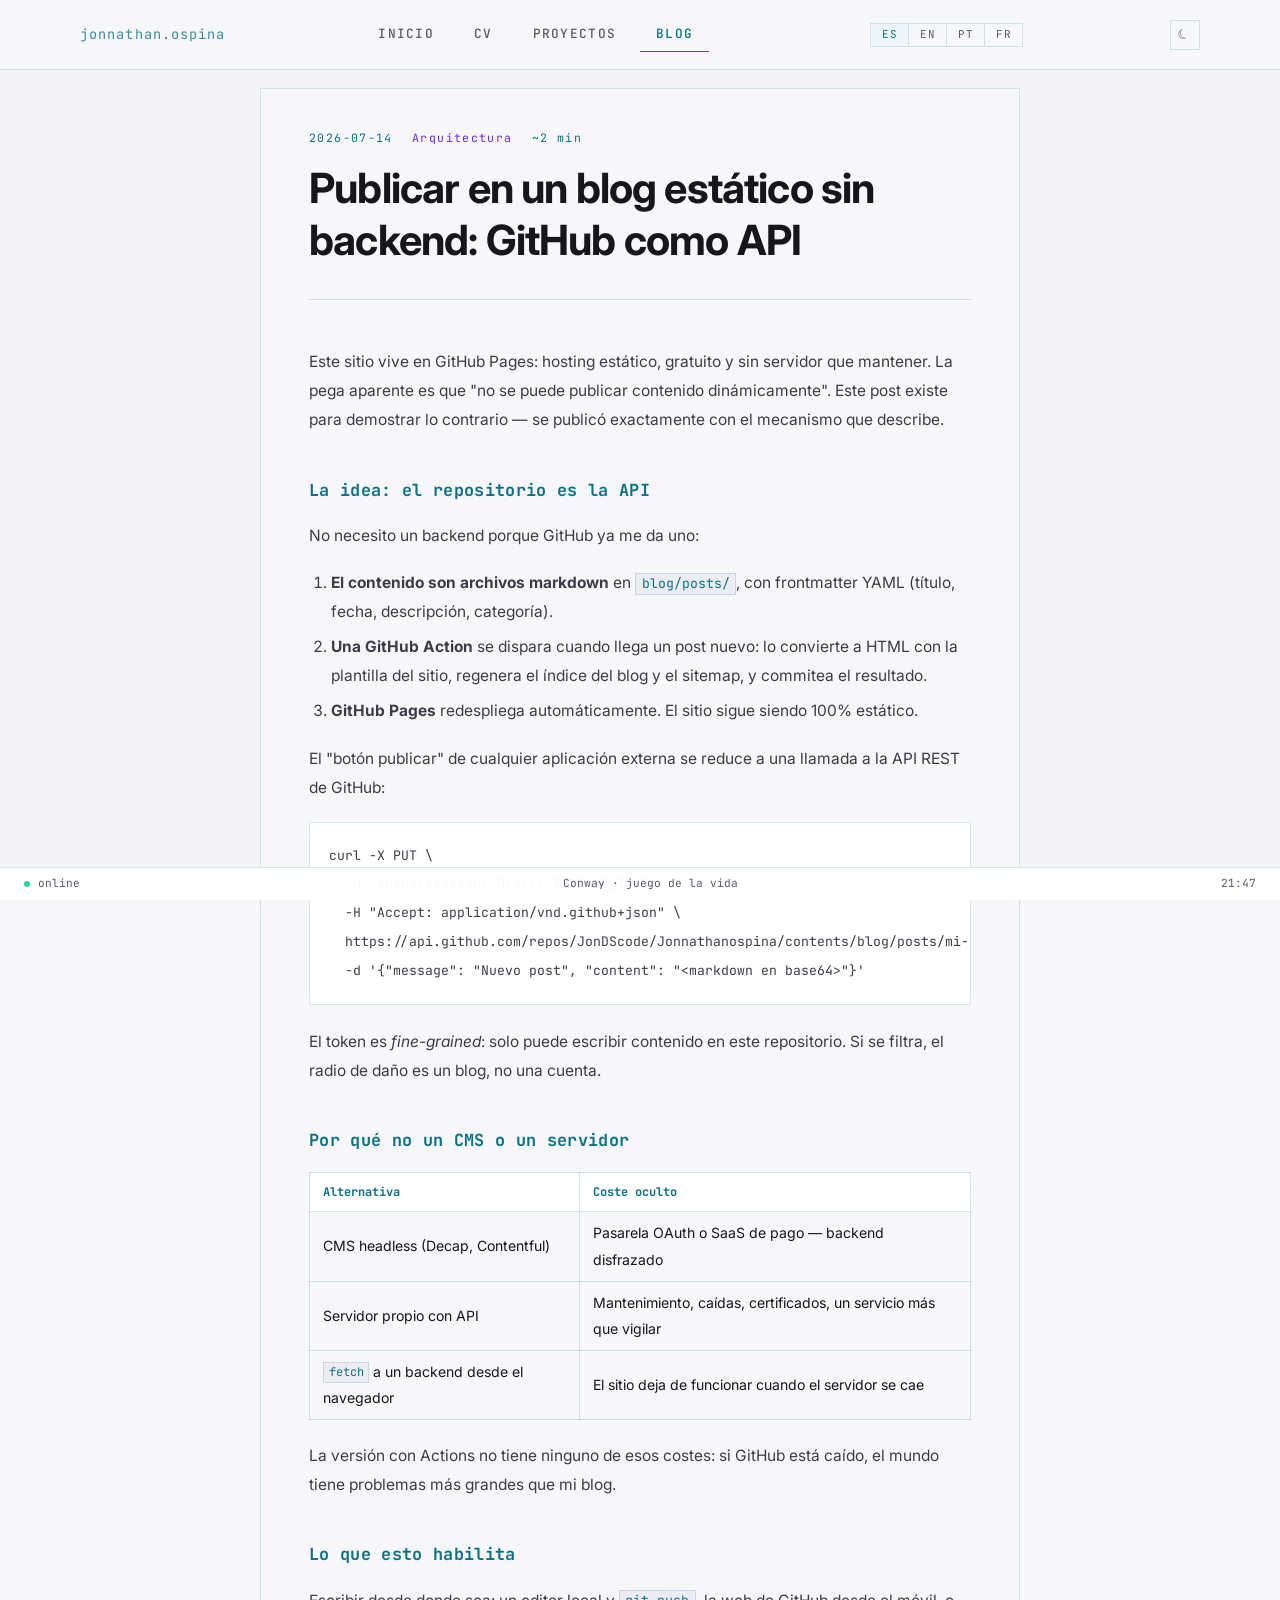
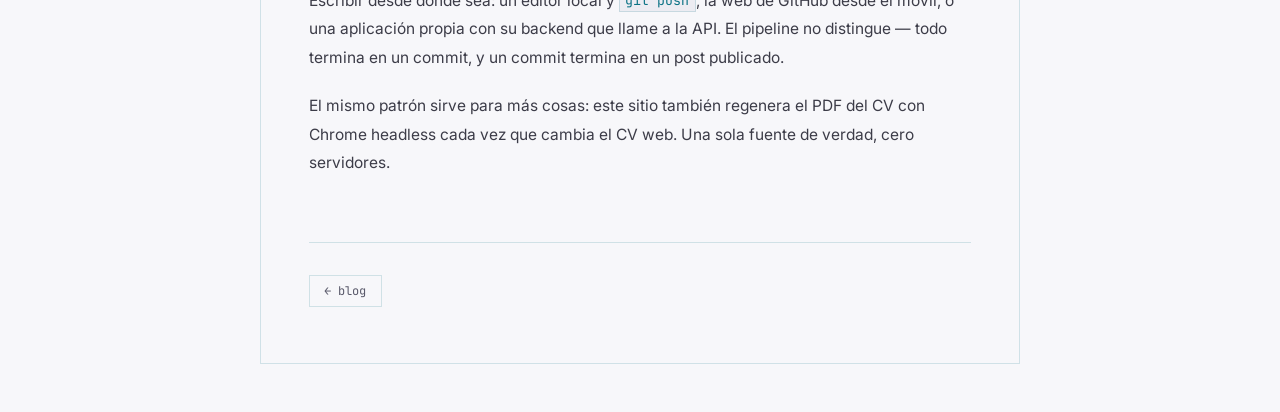
<file: pages/blog/publicar-sin-backend.html>
<!DOCTYPE html>
<html lang="es">
<head>
    <meta charset="UTF-8">
    <meta name="viewport" content="width=device-width, initial-scale=1.0">
    <title>Publicar en un blog estático sin backend: GitHub como API — Jonnathan Ospina</title>
    <meta name="description" content="Cómo este blog se publica desde cualquier aplicación con una sola llamada HTTP, sin servidor propio: markdown en el repo, GitHub Actions como builder y GitHub Pages como hosting.">
    <meta name="author" content="Jonnathan Ospina Montalvo">
    <meta name="theme-color" content="#0a0a0f">
    <script>(function(){try{var t=localStorage.getItem('theme')||(matchMedia('(prefers-color-scheme: light)').matches?'light':'dark');document.documentElement.setAttribute('data-theme',t);}catch(e){}})();</script>
    <link rel="canonical" href="https://www.jonnathanospina.com/pages/blog/publicar-sin-backend.html">
    <meta property="og:type" content="article">
    <meta property="og:url" content="https://www.jonnathanospina.com/pages/blog/publicar-sin-backend.html">
    <meta property="og:title" content="Publicar en un blog estático sin backend: GitHub como API">
    <meta property="og:description" content="Cómo este blog se publica desde cualquier aplicación con una sola llamada HTTP, sin servidor propio: markdown en el repo, GitHub Actions como builder y GitHub Pages como hosting.">
    <meta property="og:image" content="https://www.jonnathanospina.com/assets/og-image.png">
    <meta property="og:locale" content="es_ES">
    <meta name="twitter:card" content="summary_large_image">
    <link href="https://fonts.googleapis.com/css2?family=Inter:wght@300;400;500;600;700&family=JetBrains+Mono:wght@300;400&display=swap" rel="stylesheet">
    <link rel="stylesheet" href="../../CSS/design-system.css">
    <style>
        /* Lienzo sólido entre la animación del canvas y el texto (legibilidad) */
        .main-container {
            max-width: 760px;
            margin: 5.5rem auto 3rem;
            padding: 2.5rem 3rem 3.5rem;
            position: relative;
            z-index: 10;
            background: var(--bg);
            border: 1px solid var(--border);
        }
        .post-header { margin-bottom: 3rem; padding-bottom: 2rem; border-bottom: 1px solid var(--border); }
        .post-header-meta {
            font-family: 'JetBrains Mono', monospace;
            font-size: 0.72rem;
            color: var(--accent);
            letter-spacing: 0.12em;
            margin-bottom: 1rem;
            display: flex;
            gap: 1.2rem;
            flex-wrap: wrap;
        }
        .post-header-meta .cat { color: var(--accent2); }
        .post-header h1 {
            font-size: clamp(1.6rem, 4vw, 2.6rem);
            font-weight: 700;
            letter-spacing: -0.02em;
            line-height: 1.25;
        }
        .post-content { color: var(--text); font-size: 0.97rem; line-height: 1.85; }
        .post-content h2 {
            font-family: 'JetBrains Mono', monospace;
            font-size: 1.05rem;
            color: var(--accent);
            margin: 2.5rem 0 1rem;
            letter-spacing: 0.02em;
        }
        .post-content h3 { font-size: 1rem; margin: 2rem 0 0.8rem; color: var(--text); }
        .post-content p { margin-bottom: 1.2rem; color: var(--text-soft); }
        .post-content a { color: var(--accent); text-decoration: none; border-bottom: 1px solid rgba(110,231,247,0.3); }
        .post-content a:hover { border-bottom-color: var(--accent); }
        .post-content ul, .post-content ol { margin: 0 0 1.2rem 1.4rem; color: var(--text-soft); }
        .post-content li { margin-bottom: 0.4rem; }
        .post-content code {
            font-family: 'JetBrains Mono', monospace;
            font-size: 0.85em;
            background: var(--elevated);
            border: 1px solid var(--border);
            padding: 0.1em 0.4em;
            color: var(--accent);
        }
        .post-content pre {
            background: var(--surface);
            border: 1px solid var(--border);
            padding: 1.2rem;
            overflow-x: auto;
            margin-bottom: 1.4rem;
        }
        .post-content pre code { background: none; border: none; padding: 0; color: var(--text-soft); font-size: 0.82rem; }
        .post-content blockquote {
            border-left: 3px solid var(--accent2);
            padding: 0.2rem 0 0.2rem 1.2rem;
            margin-bottom: 1.2rem;
            color: var(--muted);
        }
        .post-content table { border-collapse: collapse; margin-bottom: 1.4rem; width: 100%; font-size: 0.88rem; }
        .post-content th, .post-content td { border: 1px solid var(--border); padding: 0.5rem 0.8rem; text-align: left; }
        .post-content th { background: var(--surface); font-family: 'JetBrains Mono', monospace; font-size: 0.75rem; color: var(--accent); }
        .post-footer { margin-top: 4rem; padding-top: 2rem; border-top: 1px solid var(--border); }
        .back-link {
            font-family: 'JetBrains Mono', monospace;
            font-size: 0.75rem;
            color: var(--muted);
            text-decoration: none;
            border: 1px solid var(--border);
            padding: 0.35rem 0.9rem;
            display: inline-block;
            transition: all 0.2s;
        }
        .back-link:hover { color: var(--accent); border-color: rgba(110, 231, 247, 0.3); }
        @media (max-width: 768px) { .main-container { padding: 6rem 1.2rem 4rem; } }
    </style>
</head>
<body>
    <canvas id="bg-canvas"></canvas>

    <header class="nav-container">
        <nav class="navbar">
            <a href="../../index.html" class="nav-logo">jonnathan.ospina</a>
            <div class="nav-links">
                <a href="../../index.html" class="nav-btn" data-i18n="nav.home">Inicio</a>
                <a href="../cv.html" class="nav-btn" data-i18n="nav.cv">CV</a>
                <a href="../projects.html" class="nav-btn" data-i18n="nav.projects">Proyectos</a>
                <a href="../blog.html" class="nav-btn active" data-i18n="nav.blog">Blog</a>
            </div>
        </nav>
    </header>

    <main class="main-container">
        <header class="post-header">
            <div class="post-header-meta">
                <span>2026-07-14</span>
                <span class="cat">Arquitectura</span>
                <span>~2 min</span>
            </div>
            <h1 data-i18n="blog.post.publicar-sin-backend.title">Publicar en un blog estático sin backend: GitHub como API</h1>
        </header>

        <article class="post-content" data-lang="es">
<p>Este sitio vive en GitHub Pages: hosting estático, gratuito y sin servidor que mantener. La pega aparente es que "no se puede publicar contenido dinámicamente". Este post existe para demostrar lo contrario — se publicó exactamente con el mecanismo que describe.</p>
<h2 id="la-idea-el-repositorio-es-la-api">La idea: el repositorio es la API</h2>
<p>No necesito un backend porque GitHub ya me da uno:</p>
<ol>
<li><strong>El contenido son archivos markdown</strong> en <code>blog/posts/</code>, con frontmatter YAML (título, fecha, descripción, categoría).</li>
<li><strong>Una GitHub Action</strong> se dispara cuando llega un post nuevo: lo convierte a HTML con la plantilla del sitio, regenera el índice del blog y el sitemap, y commitea el resultado.</li>
<li><strong>GitHub Pages</strong> redespliega automáticamente. El sitio sigue siendo 100% estático.</li>
</ol>
<p>El "botón publicar" de cualquier aplicación externa se reduce a una llamada a la API REST de GitHub:</p>
<pre><code class="language-bash">curl -X PUT \
  -H &quot;Authorization: Bearer $GITHUB_TOKEN&quot; \
  -H &quot;Accept: application/vnd.github+json&quot; \
  https://api.github.com/repos/JonDScode/Jonnathanospina/contents/blog/posts/mi-post.md \
  -d '{&quot;message&quot;: &quot;Nuevo post&quot;, &quot;content&quot;: &quot;&lt;markdown en base64&gt;&quot;}'
</code></pre>
<p>El token es <em>fine-grained</em>: solo puede escribir contenido en este repositorio. Si se filtra, el radio de daño es un blog, no una cuenta.</p>
<h2 id="por-que-no-un-cms-o-un-servidor">Por qué no un CMS o un servidor</h2>
<table>
<thead>
<tr>
<th>Alternativa</th>
<th>Coste oculto</th>
</tr>
</thead>
<tbody>
<tr>
<td>CMS headless (Decap, Contentful)</td>
<td>Pasarela OAuth o SaaS de pago — backend disfrazado</td>
</tr>
<tr>
<td>Servidor propio con API</td>
<td>Mantenimiento, caídas, certificados, un servicio más que vigilar</td>
</tr>
<tr>
<td><code>fetch</code> a un backend desde el navegador</td>
<td>El sitio deja de funcionar cuando el servidor se cae</td>
</tr>
</tbody>
</table>
<p>La versión con Actions no tiene ninguno de esos costes: si GitHub está caído, el mundo tiene problemas más grandes que mi blog.</p>
<h2 id="lo-que-esto-habilita">Lo que esto habilita</h2>
<p>Escribir desde donde sea: un editor local y <code>git push</code>, la web de GitHub desde el móvil, o una aplicación propia con su backend que llame a la API. El pipeline no distingue — todo termina en un commit, y un commit termina en un post publicado.</p>
<p>El mismo patrón sirve para más cosas: este sitio también regenera el PDF del CV con Chrome headless cada vez que cambia el CV web. Una sola fuente de verdad, cero servidores.</p>
        </article>
        <article class="post-content" data-lang="en" style="display:none">
<p>This site lives on GitHub Pages: static, free hosting with no server to maintain. The apparent catch is that "you can't publish content dynamically". This post exists to prove otherwise — it was published with the very mechanism it describes.</p>
<h2 id="the-idea-the-repository-is-the-api">The idea: the repository is the API</h2>
<p>I don't need a backend because GitHub already gives me one:</p>
<ol>
<li><strong>Content is markdown files</strong> in <code>blog/posts/</code>, with YAML frontmatter (title, date, description, category).</li>
<li><strong>A GitHub Action</strong> fires when a new post arrives: it converts it to HTML with the site's template, regenerates the blog index and the sitemap, and commits the result.</li>
<li><strong>GitHub Pages</strong> redeploys automatically. The site stays 100% static.</li>
</ol>
<p>The "publish button" of any external application boils down to one call to the GitHub REST API:</p>
<pre><code class="language-bash">curl -X PUT \
  -H &quot;Authorization: Bearer $GITHUB_TOKEN&quot; \
  -H &quot;Accept: application/vnd.github+json&quot; \
  https://api.github.com/repos/JonDScode/Jonnathanospina/contents/blog/posts/my-post.md \
  -d '{&quot;message&quot;: &quot;New post&quot;, &quot;content&quot;: &quot;&lt;markdown in base64&gt;&quot;}'
</code></pre>
<p>The token is <em>fine-grained</em>: it can only write content to this repository. If it leaks, the blast radius is a blog, not an account.</p>
<h2 id="why-not-a-cms-or-a-server">Why not a CMS or a server</h2>
<table>
<thead>
<tr>
<th>Alternative</th>
<th>Hidden cost</th>
</tr>
</thead>
<tbody>
<tr>
<td>Headless CMS (Decap, Contentful)</td>
<td>OAuth gateway or paid SaaS — a backend in disguise</td>
</tr>
<tr>
<td>Own server with an API</td>
<td>Maintenance, outages, certificates, one more service to watch</td>
</tr>
<tr>
<td><code>fetch</code> to a backend from the browser</td>
<td>The site breaks whenever the server goes down</td>
</tr>
</tbody>
</table>
<p>The Actions version has none of those costs: if GitHub is down, the world has bigger problems than my blog.</p>
<h2 id="what-this-enables">What this enables</h2>
<p>Writing from anywhere: a local editor and <code>git push</code>, the GitHub web UI from a phone, or an application of your own with its backend calling the API. The pipeline doesn't care — everything ends in a commit, and a commit ends in a published post.</p>
<p>The same pattern serves other things: this site also regenerates the CV PDF with headless Chrome every time the web CV changes. One source of truth, zero servers.</p>
        </article>
        <article class="post-content" data-lang="pt" style="display:none">
<p>Este site vive no GitHub Pages: hosting estático, gratuito e sem servidor para manter. O aparente problema é que "não se pode publicar conteúdo dinamicamente". Este post existe para provar o contrário — foi publicado exatamente com o mecanismo que descreve.</p>
<h2 id="a-ideia-o-repositorio-e-a-api">A ideia: o repositório é a API</h2>
<p>Não preciso de um backend porque o GitHub já me dá um:</p>
<ol>
<li><strong>O conteúdo são ficheiros markdown</strong> em <code>blog/posts/</code>, com frontmatter YAML (título, data, descrição, categoria).</li>
<li><strong>Uma GitHub Action</strong> dispara quando chega um post novo: converte-o em HTML com o template do site, regenera o índice do blog e o sitemap, e faz commit do resultado.</li>
<li><strong>O GitHub Pages</strong> faz redeploy automaticamente. O site continua 100% estático.</li>
</ol>
<p>O "botão publicar" de qualquer aplicação externa reduz-se a uma chamada à API REST do GitHub:</p>
<pre><code class="language-bash">curl -X PUT \
  -H &quot;Authorization: Bearer $GITHUB_TOKEN&quot; \
  -H &quot;Accept: application/vnd.github+json&quot; \
  https://api.github.com/repos/JonDScode/Jonnathanospina/contents/blog/posts/meu-post.md \
  -d '{&quot;message&quot;: &quot;Novo post&quot;, &quot;content&quot;: &quot;&lt;markdown em base64&gt;&quot;}'
</code></pre>
<p>O token é <em>fine-grained</em>: só pode escrever conteúdo neste repositório. Se vazar, o raio de dano é um blog, não uma conta.</p>
<h2 id="porque-nao-um-cms-ou-um-servidor">Porquê não um CMS ou um servidor</h2>
<table>
<thead>
<tr>
<th>Alternativa</th>
<th>Custo oculto</th>
</tr>
</thead>
<tbody>
<tr>
<td>CMS headless (Decap, Contentful)</td>
<td>Gateway OAuth ou SaaS pago — um backend disfarçado</td>
</tr>
<tr>
<td>Servidor próprio com API</td>
<td>Manutenção, quedas, certificados, mais um serviço para vigiar</td>
</tr>
<tr>
<td><code>fetch</code> a um backend a partir do navegador</td>
<td>O site deixa de funcionar quando o servidor cai</td>
</tr>
</tbody>
</table>
<p>A versão com Actions não tem nenhum desses custos: se o GitHub estiver em baixo, o mundo tem problemas maiores do que o meu blog.</p>
<h2 id="o-que-isto-permite">O que isto permite</h2>
<p>Escrever de onde for: um editor local e <code>git push</code>, a web do GitHub no telemóvel, ou uma aplicação própria com o seu backend a chamar a API. O pipeline não distingue — tudo acaba num commit, e um commit acaba num post publicado.</p>
<p>O mesmo padrão serve para mais coisas: este site também regenera o PDF do CV com Chrome headless sempre que o CV web muda. Uma única fonte de verdade, zero servidores.</p>
        </article>
        <article class="post-content" data-lang="fr" style="display:none">
<p>Ce site vit sur GitHub Pages : hébergement statique, gratuit, sans serveur à maintenir. Le piège apparent : "on ne peut pas publier de contenu dynamiquement". Ce billet existe pour prouver le contraire — il a été publié exactement avec le mécanisme qu'il décrit.</p>
<h2 id="lidee-le-depot-est-lapi">L'idée : le dépôt est l'API</h2>
<p>Je n'ai pas besoin de backend parce que GitHub m'en donne déjà un :</p>
<ol>
<li><strong>Le contenu, ce sont des fichiers markdown</strong> dans <code>blog/posts/</code>, avec un frontmatter YAML (titre, date, description, catégorie).</li>
<li><strong>Une GitHub Action</strong> se déclenche à l'arrivée d'un nouveau billet : elle le convertit en HTML avec le template du site, régénère l'index du blog et le sitemap, et committe le résultat.</li>
<li><strong>GitHub Pages</strong> redéploie automatiquement. Le site reste 100 % statique.</li>
</ol>
<p>Le "bouton publier" de n'importe quelle application externe se réduit à un appel à l'API REST de GitHub :</p>
<pre><code class="language-bash">curl -X PUT \
  -H &quot;Authorization: Bearer $GITHUB_TOKEN&quot; \
  -H &quot;Accept: application/vnd.github+json&quot; \
  https://api.github.com/repos/JonDScode/Jonnathanospina/contents/blog/posts/mon-billet.md \
  -d '{&quot;message&quot;: &quot;Nouveau billet&quot;, &quot;content&quot;: &quot;&lt;markdown en base64&gt;&quot;}'
</code></pre>
<p>Le token est <em>fine-grained</em> : il ne peut écrire que du contenu dans ce dépôt. S'il fuit, le rayon d'impact est un blog, pas un compte.</p>
<h2 id="pourquoi-pas-un-cms-ou-un-serveur">Pourquoi pas un CMS ou un serveur</h2>
<table>
<thead>
<tr>
<th>Alternative</th>
<th>Coût caché</th>
</tr>
</thead>
<tbody>
<tr>
<td>CMS headless (Decap, Contentful)</td>
<td>Passerelle OAuth ou SaaS payant — un backend déguisé</td>
</tr>
<tr>
<td>Serveur propre avec API</td>
<td>Maintenance, pannes, certificats, un service de plus à surveiller</td>
</tr>
<tr>
<td><code>fetch</code> vers un backend depuis le navigateur</td>
<td>Le site cesse de fonctionner quand le serveur tombe</td>
</tr>
</tbody>
</table>
<p>La version avec Actions n'a aucun de ces coûts : si GitHub est en panne, le monde a de plus gros problèmes que mon blog.</p>
<h2 id="ce-que-cela-permet">Ce que cela permet</h2>
<p>Écrire de n'importe où : un éditeur local et <code>git push</code>, l'interface web de GitHub depuis un téléphone, ou une application à soi avec son backend qui appelle l'API. Le pipeline ne fait pas la différence — tout finit en commit, et un commit finit en billet publié.</p>
<p>Le même motif sert à autre chose : ce site régénère aussi le PDF du CV avec Chrome headless à chaque changement du CV web. Une seule source de vérité, zéro serveur.</p>
        </article>

        <footer class="post-footer">
            <a href="../blog.html" class="back-link">&larr; blog</a>
        </footer>
    </main>

    <div class="status-bar">
        <div class="status-item">
            <div class="status-dot"></div>
            <span>online</span>
        </div>
        <div class="status-item">
            <span data-i18n="status.conway">Conway · juego de la vida</span>
        </div>
        <div class="status-item">
            <span id="current-time"></span>
        </div>
    </div>

    <!-- Analytics: crea la cuenta en https://www.goatcounter.com con el código "jonnathanospina" y descomenta -->
    <!-- <script data-goatcounter="https://jonnathanospina.goatcounter.com/count" async src="//gc.zgo.at/count.js"></script> -->
    <script src="../../JS/i18n.js"></script>
    <script src="../../JS/blog-i18n.js"></script>
    <script src="../../JS/theme.js"></script>
    <script>
    /* ── Juego de la Vida de Conway (fondo sutil) ── */
    (function(){
        const canvas=document.getElementById('bg-canvas');
        const ctx=canvas.getContext('2d');
        let W,H,cols,rows,grid,gen=0;
        const CELL=6,DENSITY=0.14,RESEED_EVERY=500;
        function seed(){
            grid=new Uint8Array(cols*rows);
            for(let i=0;i<grid.length;i++) grid[i]=Math.random()<DENSITY?1:0;
            gen=0;
        }
        function init(){
            canvas.width=window.innerWidth;canvas.height=window.innerHeight;
            W=canvas.width;H=canvas.height;
            cols=Math.floor(W/CELL);rows=Math.floor(H/CELL);
            ctx.fillStyle='#0a0a0f';ctx.fillRect(0,0,W,H);
            seed();
        }
        function step(){
            const next=new Uint8Array(cols*rows);
            let alive=0;
            for(let y=0;y<rows;y++){
                const yu=((y-1+rows)%rows)*cols, yc=y*cols, yd=((y+1)%rows)*cols;
                for(let x=0;x<cols;x++){
                    const xl=(x-1+cols)%cols, xr=(x+1)%cols;
                    const n=grid[yu+xl]+grid[yu+x]+grid[yu+xr]
                           +grid[yc+xl]           +grid[yc+xr]
                           +grid[yd+xl]+grid[yd+x]+grid[yd+xr];
                    const cell=grid[yc+x];
                    next[yc+x]=(cell===1&&(n===2||n===3))||(cell===0&&n===3)?1:0;
                    alive+=next[yc+x];
                }
            }
            grid=next;gen++;
            if(gen>=RESEED_EVERY||alive<cols*rows*0.01) seed();
        }
        function draw(){
            ctx.fillStyle='rgba(10,10,15,0.32)';ctx.fillRect(0,0,W,H);
            for(let y=0;y<rows;y++){
                const p=y/rows;
                const rv=Math.round(110+(167-110)*p),gv=Math.round(231+(139-231)*p);
                ctx.fillStyle=`rgba(${rv},${gv},247,0.16)`;
                for(let x=0;x<cols;x++){
                    if(grid[y*cols+x]) ctx.fillRect(x*CELL,y*CELL,CELL-1,CELL-1);
                }
            }
        }
        let last=0;
        function frame(ts){if(ts-last>120){step();draw();last=ts;}requestAnimationFrame(frame);}
        window.addEventListener('resize',init);init();requestAnimationFrame(frame);
    })();
    function updateTime(){const el=document.getElementById('current-time');if(el)el.textContent=new Date().toLocaleTimeString('es-ES',{hour12:false,hour:'2-digit',minute:'2-digit'});}
    updateTime();setInterval(updateTime,60000);

    /* Cuerpo del post por idioma: muestra el del idioma activo, con fallback a es */
    function showPostBody(){
        var lang=document.documentElement.lang||'es';
        var divs=document.querySelectorAll('.post-content[data-lang]');
        if(!divs.length)return;
        var target=null;
        divs.forEach(function(d){if(d.getAttribute('data-lang')===lang)target=d;});
        if(!target)divs.forEach(function(d){if(d.getAttribute('data-lang')==='es')target=d;});
        divs.forEach(function(d){d.style.display=(d===target)?'':'none';});
    }
    window.addEventListener('langchange',showPostBody);
    document.addEventListener('DOMContentLoaded',showPostBody);
    </script>
</body>
</html>
</file>
<file: CSS/design-system.css>
/* ═══════════════════════════════════════════════════════════════════
   DESIGN SYSTEM — Jonnathan Ospina Portfolio
   Single source of truth for all shared styles across pages.
   Page-specific rules live in each HTML file's <style> block.
   ═══════════════════════════════════════════════════════════════════ */

/* ── TOKENS ── */
:root {
    --bg:       #0a0a0f;
    --surface:  #111118;
    --elevated: #1a1a24;
    --accent:   #6ee7f7;
    --accent2:  #a78bfa;
    --text:     #f0f0f5;
    --muted:    #6b7280;
    --text-soft: #c7c7d4;
    --border:   rgba(110, 231, 247, 0.1);
}

/* ── TEMA CLARO ── */
:root[data-theme="light"] {
    --bg:       #f7f7fa;
    --surface:  #ffffff;
    --elevated: #ececf2;
    --accent:   #0b7285;
    --accent2:  #6d28d9;
    --text:     #16161d;
    --muted:    #5a5a6b;
    --text-soft: #3c3c48;
    --border:   rgba(11, 114, 133, 0.16);
}

/* Fondos con color fijo que no usan tokens */
:root[data-theme="light"] .nav-container { background: rgba(247, 247, 250, 0.85); }
:root[data-theme="light"] .status-bar    { background: rgba(255, 255, 255, 0.97); }

/* Los canvas pintan sobre #0a0a0f: en claro se invierten conservando el tono */
:root[data-theme="light"] #bg-canvas,
:root[data-theme="light"] #hyperbolic-canvas {
    filter: invert(1) hue-rotate(180deg);
}

/* ── THEME TOGGLE ── */
.theme-btn {
    margin-left: 0.6rem;
    background: transparent;
    border: 1px solid var(--border);
    color: var(--muted);
    width: 1.9rem;
    height: 1.9rem;
    font-size: 0.85rem;
    cursor: pointer;
    line-height: 1;
    transition: color 0.2s, border-color 0.2s;
}

.theme-btn:hover { color: var(--accent); border-color: var(--accent); }

.theme-btn .icon { display: inline-block; }
.theme-btn .icon.moon { transform: rotate(-25deg); }

/* ── RESET ── */
*, *::before, *::after {
    margin: 0;
    padding: 0;
    box-sizing: border-box;
}

/* ── BASE ── */
body {
    font-family: 'Inter', sans-serif;
    background: var(--bg);
    color: var(--text);
    overflow-x: hidden;
    line-height: 1.6;
}

/* ── BACKGROUND CANVAS (shared by subpages) ── */
#bg-canvas {
    position: fixed;
    inset: 0;
    width: 100%;
    height: 100%;
    z-index: 0;
    pointer-events: none;
}

/* ── NAVIGATION ── */
.nav-container {
    position: fixed;
    top: 0; left: 0; right: 0;
    z-index: 200;
    background: rgba(10, 10, 15, 0.85);
    backdrop-filter: blur(16px);
    border-bottom: 1px solid var(--border);
}

.navbar {
    display: flex;
    justify-content: space-between;
    align-items: center;
    padding: 1.1rem 2.5rem;
    max-width: 1200px;
    margin: 0 auto;
}

.nav-logo {
    font-family: 'JetBrains Mono', monospace;
    font-size: 0.85rem;
    color: var(--accent);
    letter-spacing: 0.08em;
    text-decoration: none;
    opacity: 0.8;
}

.nav-links {
    display: flex;
    gap: 0.5rem;
}

.nav-btn {
    background: transparent;
    border: none;
    border-bottom: 1px solid transparent;
    color: var(--muted);
    padding: 0.4rem 1rem;
    text-decoration: none;
    font-size: 0.8rem;
    font-weight: 500;
    font-family: 'JetBrains Mono', monospace;
    letter-spacing: 0.1em;
    text-transform: uppercase;
    transition: all 0.2s ease;
}

.nav-btn:hover {
    color: var(--text);
    border-bottom-color: var(--accent);
}

.nav-btn.active {
    color: var(--accent);
    border-bottom-color: var(--accent);
}

/* ── LANG SWITCHER ── */
.lang-switcher {
    display: flex;
    gap: 0;
    margin-left: 1.5rem;
    border: 1px solid var(--border);
}

.lang-btn {
    background: transparent;
    border: none;
    border-right: 1px solid var(--border);
    color: var(--muted);
    padding: 0.35rem 0.65rem;
    font-size: 0.68rem;
    font-family: 'JetBrains Mono', monospace;
    letter-spacing: 0.1em;
    cursor: pointer;
    transition: color 0.2s, background 0.2s;
    line-height: 1;
}

.lang-btn:last-child { border-right: none; }

.lang-btn:hover { color: var(--text); background: var(--surface); }

.lang-btn.active {
    color: var(--accent);
    background: rgba(110, 231, 247, 0.07);
}

/* ── BUTTONS ── */
.btn-primary {
    padding: 0.75rem 2rem;
    background: transparent;
    border: 1px solid var(--accent);
    color: var(--accent);
    font-family: 'JetBrains Mono', monospace;
    font-size: 0.78rem;
    letter-spacing: 0.12em;
    text-transform: uppercase;
    text-decoration: none;
    transition: all 0.25s ease;
    display: inline-block;
}

.btn-primary:hover {
    background: rgba(110, 231, 247, 0.08);
    box-shadow: 0 0 28px rgba(110, 231, 247, 0.15);
}

.btn-ghost {
    padding: 0.75rem 2rem;
    background: transparent;
    border: 1px solid var(--border);
    color: var(--muted);
    font-family: 'JetBrains Mono', monospace;
    font-size: 0.78rem;
    letter-spacing: 0.12em;
    text-transform: uppercase;
    text-decoration: none;
    transition: all 0.25s ease;
    display: inline-block;
}

.btn-ghost:hover {
    border-color: var(--muted);
    color: var(--text);
}

/* ── PAGE HEADER (subpages) ── */
.page-header {
    margin-bottom: 3.5rem;
    padding-bottom: 2rem;
    border-bottom: 1px solid var(--border);
}

.page-header-label {
    font-family: 'JetBrains Mono', monospace;
    font-size: 0.7rem;
    color: var(--accent);
    letter-spacing: 0.2em;
    text-transform: uppercase;
    opacity: 0.6;
    margin-bottom: 0.8rem;
}

.page-header h1 {
    font-size: clamp(2rem, 5vw, 3.2rem);
    font-weight: 700;
    letter-spacing: -0.03em;
    color: var(--text);
    margin-bottom: 0.5rem;
}

.page-header .subtitle {
    font-family: 'JetBrains Mono', monospace;
    font-size: 0.85rem;
    color: var(--muted);
    letter-spacing: 0.04em;
}

/* ── STATUS BAR ── */
.status-bar {
    position: fixed;
    bottom: 0; left: 0; right: 0;
    background: rgba(17, 17, 24, 0.97);
    border-top: 1px solid var(--border);
    padding: 0.45rem 1.5rem;
    font-size: 0.7rem;
    font-family: 'JetBrains Mono', monospace;
    z-index: 1000;
    display: flex;
    justify-content: space-between;
    align-items: center;
    color: var(--muted);
}

.status-item {
    display: flex;
    align-items: center;
    gap: 0.5rem;
}

.status-dot {
    width: 6px;
    height: 6px;
    background: #34d399;
    border-radius: 50%;
    animation: pulse 2.5s infinite;
}

@keyframes pulse {
    0%, 100% { opacity: 1; transform: scale(1); }
    50%       { opacity: 0.5; transform: scale(1.3); }
}

/* ── FOOTER ── */
.footer {
    background: var(--surface);
    border-top: 1px solid var(--border);
    text-align: center;
    padding: 2.5rem 2rem 4rem;
    color: var(--muted);
    position: relative;
    z-index: 10;
}

.footer a {
    color: var(--text);
    text-decoration: none;
    transition: color 0.2s;
}

.footer a:hover { color: var(--accent); }

.footer-mono {
    font-family: 'JetBrains Mono', monospace;
    font-size: 0.75rem;
    margin-top: 0.8rem;
    opacity: 0.4;
    letter-spacing: 0.06em;
}

/* ── CARD ACCENT BAR (shared hover effect) ── */
.skill-card,
.experience-item,
.education-item,
.project-card,
.blog-post {
    position: relative;
    overflow: hidden;
}

.skill-card::before,
.experience-item::before,
.education-item::before,
.project-card::before,
.blog-post::before {
    content: '';
    position: absolute;
    top: 0; left: 0;
    width: 3px;
    height: 0;
    transition: height 0.3s ease;
}

.skill-card::before   { background: var(--accent); }
.experience-item::before,
.education-item::before { background: var(--accent); }
.project-card::before { background: var(--accent2); }
.blog-post::before    { background: var(--accent2); }

.skill-card:hover::before,
.experience-item:hover::before,
.education-item:hover::before,
.project-card:hover::before,
.blog-post:hover::before { height: 100%; }

/* ── RESPONSIVE ── */
@media (max-width: 768px) {
    .navbar { padding: 1rem 1.5rem; }
    .nav-logo { display: none; }
}
</file>
